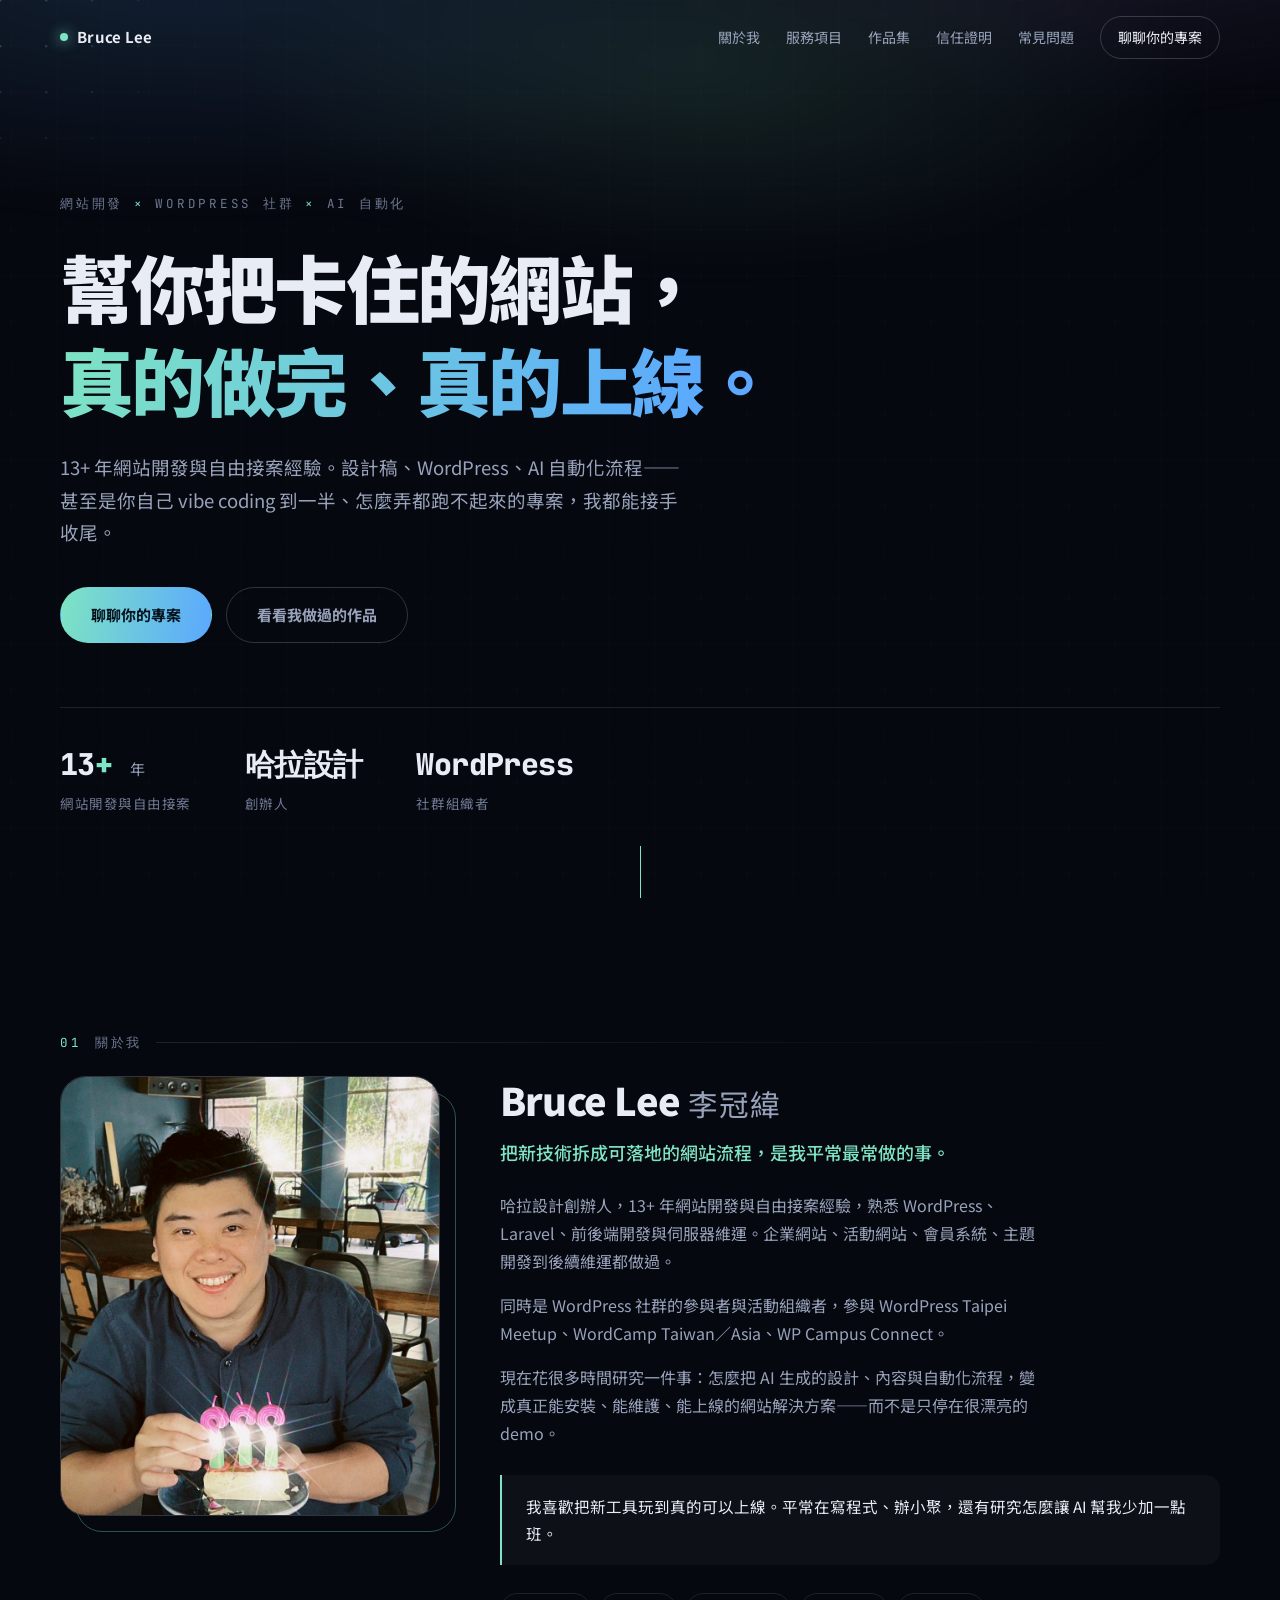
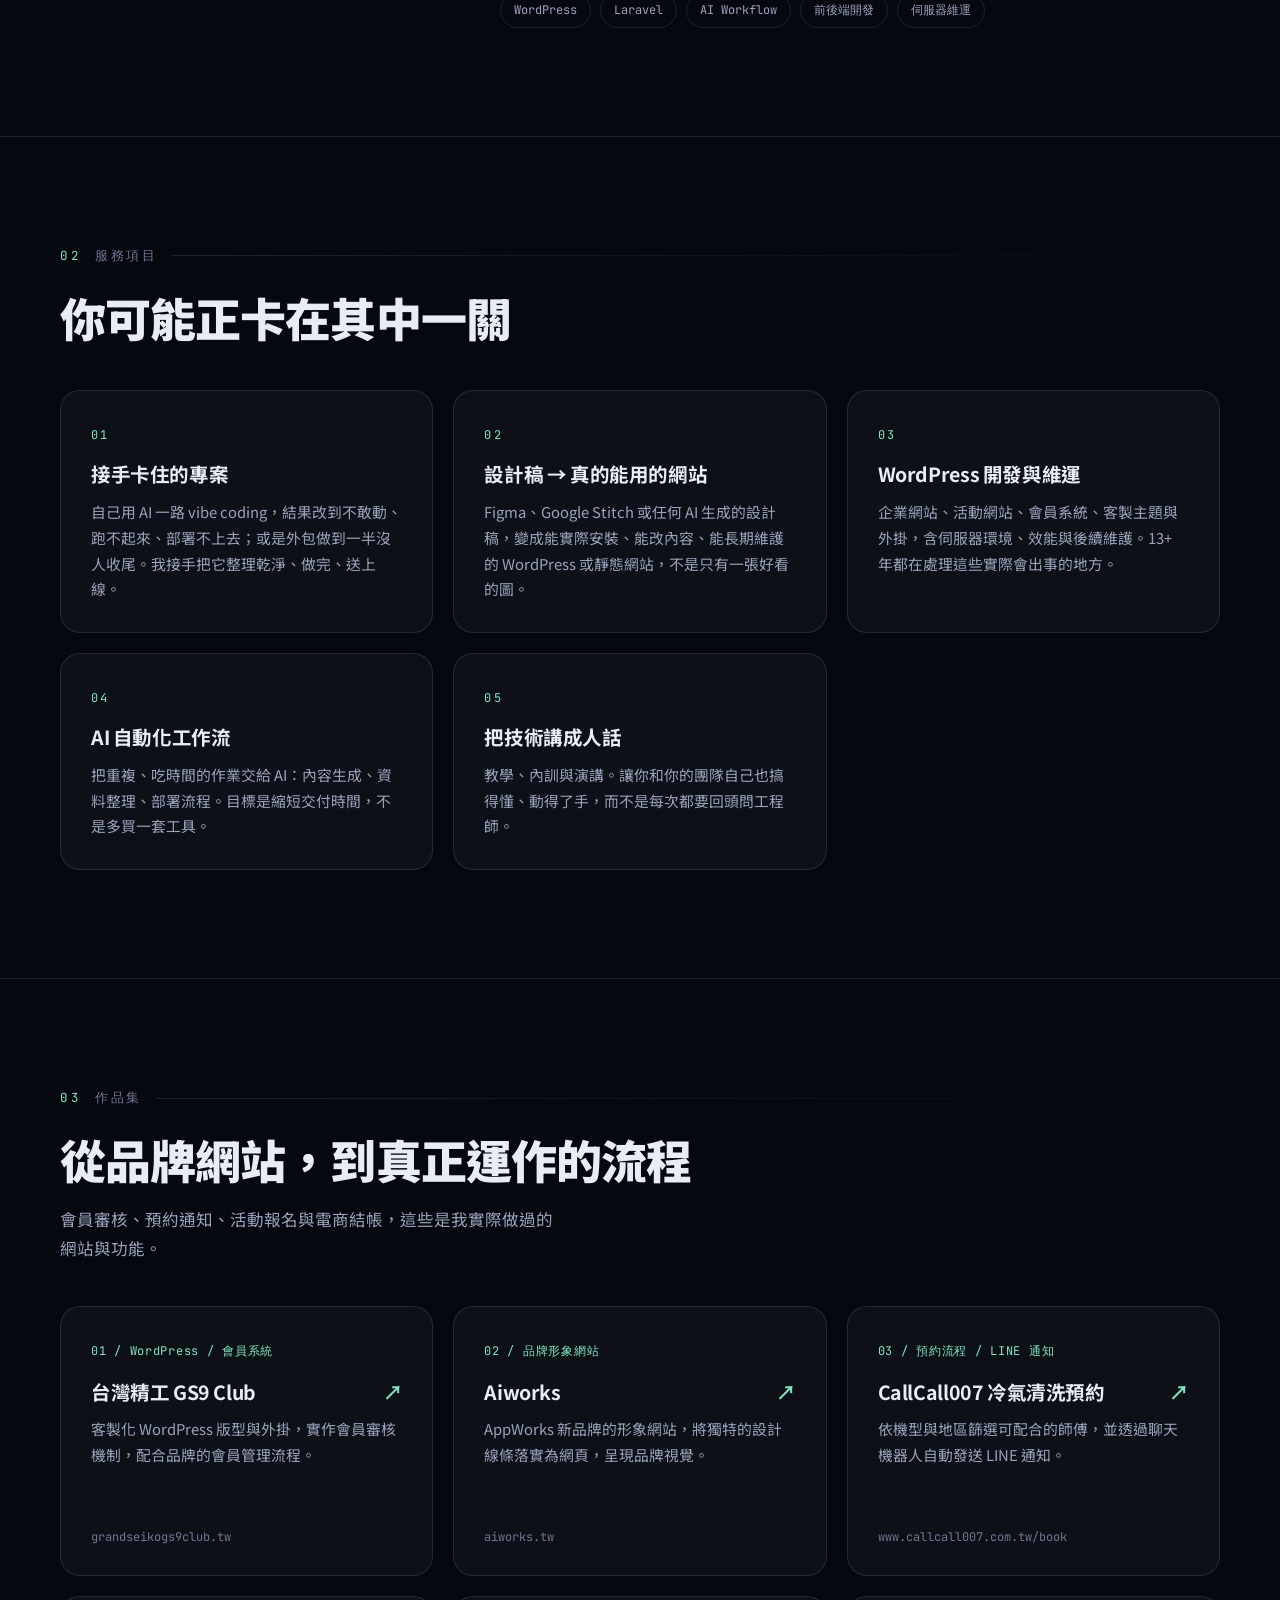
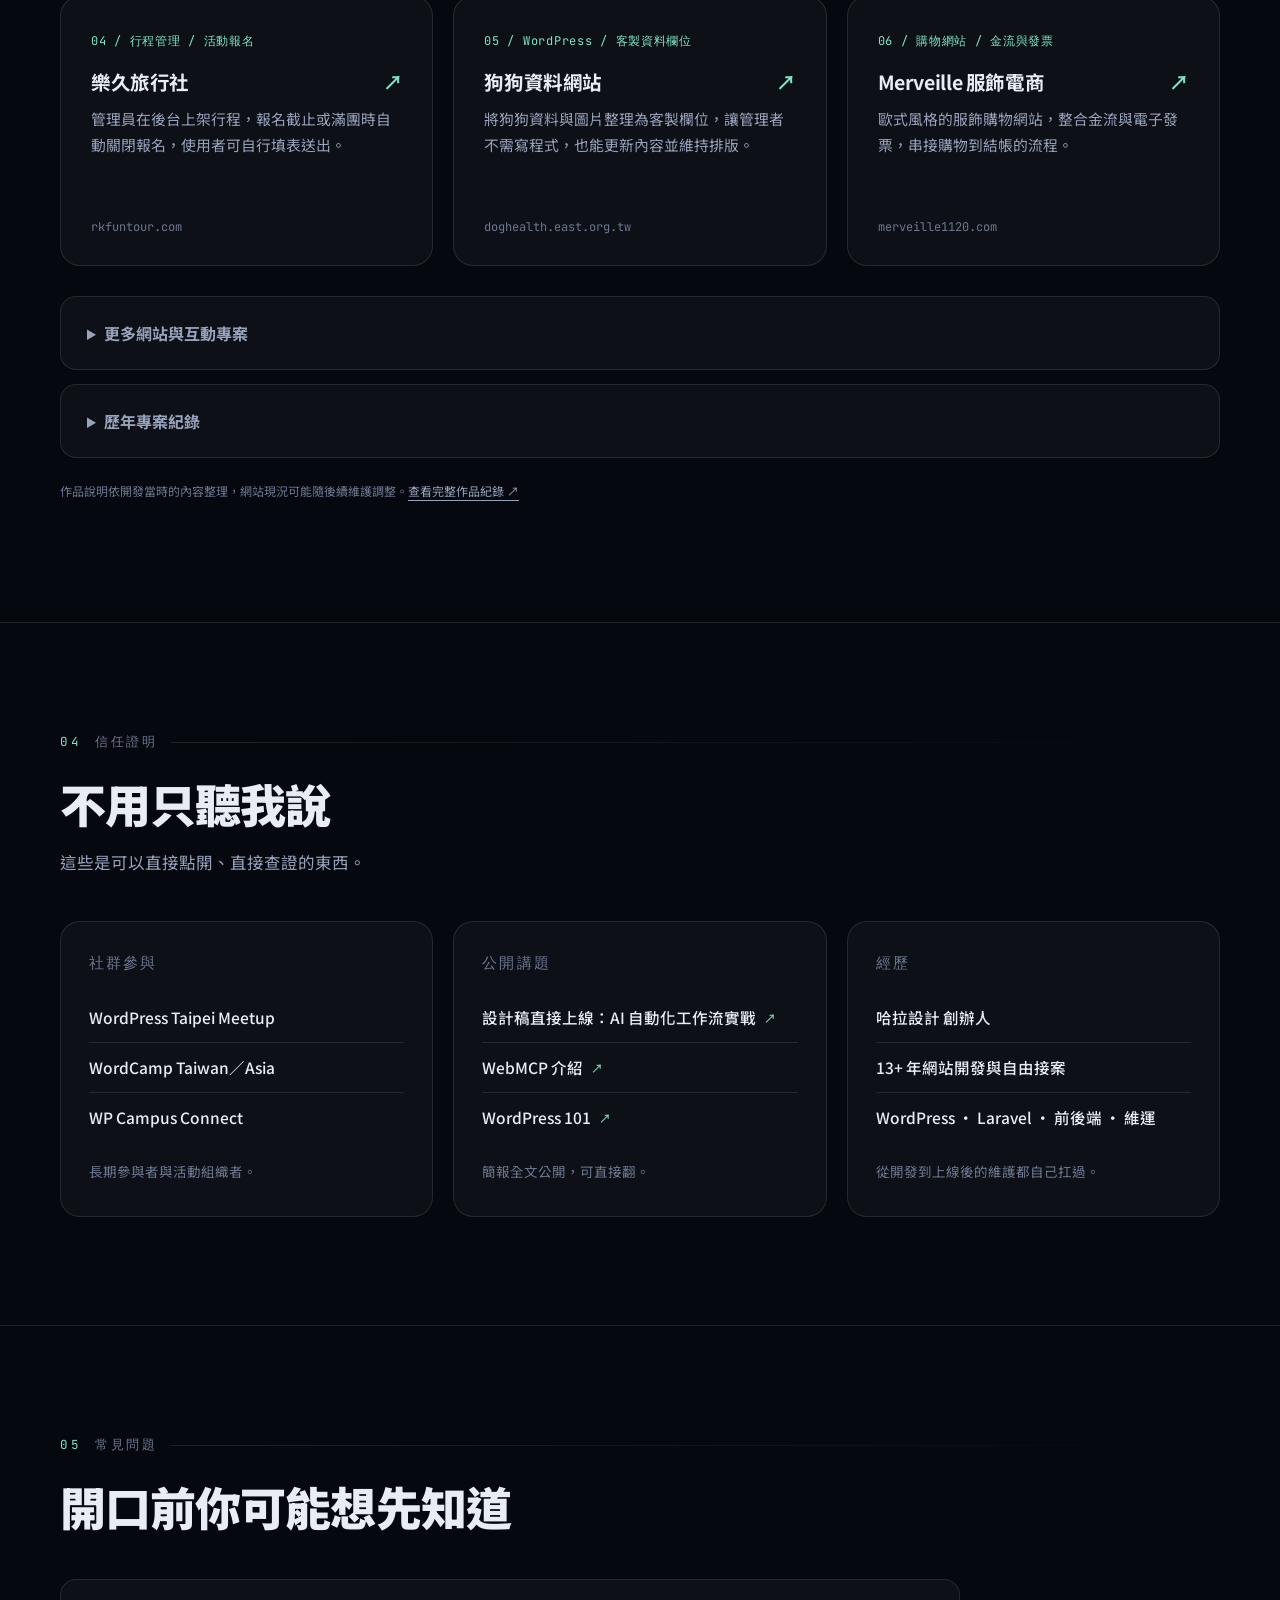
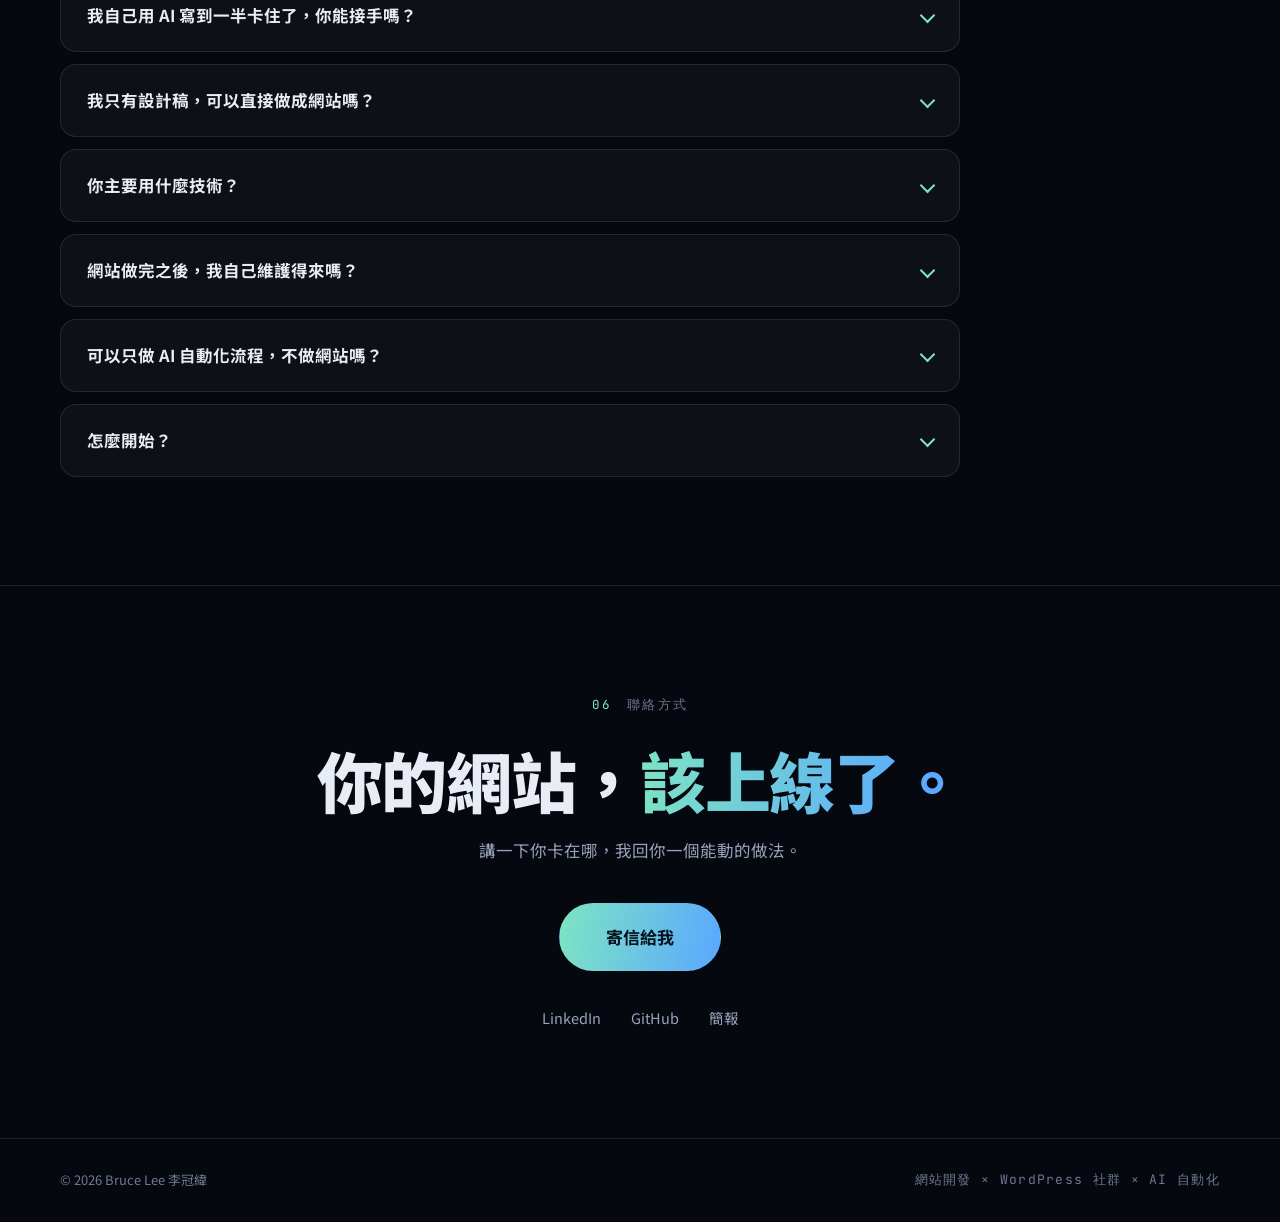
<file: index.html>
<!DOCTYPE html>
<html lang="zh-Hant">

<head>
  <meta charset="UTF-8">
  <meta name="viewport" content="width=device-width, initial-scale=1">
  <title>Bruce Lee 李冠緯 — 幫你把卡住的網站真的做完、真的上線</title>
  <meta name="description"
    content="哈拉設計創辦人，13+ 年網站開發與自由接案經驗。設計稿轉網站、WordPress 開發維運、AI 自動化工作流，以及接手你自己 vibe coding 到一半做不下去的專案。">
  <meta property="og:title" content="Bruce Lee 李冠緯 — 網站開發 × WordPress 社群 × AI 自動化">
  <meta property="og:description" content="幫你把卡住的網站，真的做完、真的上線。">
  <meta property="og:image" content="./avatar.jpg">
  <meta property="og:type" content="website">
  <link rel="preconnect" href="https://fonts.googleapis.com">
  <link rel="preconnect" href="https://fonts.gstatic.com" crossorigin>
  <link
    href="https://fonts.googleapis.com/css2?family=Noto+Sans+TC:wght@400;500;700;900&family=JetBrains+Mono:wght@400;700&display=swap"
    rel="stylesheet">
  <link rel="stylesheet" href="./style.css">
</head>

<body>

  <canvas id="bg-grid" aria-hidden="true"></canvas>
  <div class="spotlight" aria-hidden="true"></div>

  <header class="nav" id="nav">
    <a class="nav-brand" href="#top"><span class="dot"></span>Bruce Lee</a>
    <nav class="nav-links" aria-label="主要導覽">
      <a href="#about">關於我</a>
      <a href="#services">服務項目</a>
      <a href="#portfolio">作品集</a>
      <a href="#proof">信任證明</a>
      <a href="#faq">常見問題</a>
      <a class="nav-cta" href="#contact">聊聊你的專案</a>
    </nav>
  </header>

  <main id="top">

    <!-- 1. HERO -->
    <section class="hero">
      <div class="wrap hero-inner">
        <p class="eyebrow reveal">網站開發 <span class="x">×</span> WordPress 社群 <span class="x">×</span> AI 自動化</p>
        <h1 class="reveal">幫你把卡住的網站，<br><span class="grad">真的做完、真的上線。</span></h1>
        <p class="hero-lead reveal">13+ 年網站開發與自由接案經驗。設計稿、WordPress、AI 自動化流程——甚至是你自己 vibe coding 到一半、怎麼弄都跑不起來的專案，我都能接手收尾。
        </p>
        <div class="hero-cta reveal">
          <a class="btn btn-primary magnetic" href="#contact">聊聊你的專案</a>
          <a class="btn btn-ghost" href="#portfolio">看看我做過的作品</a>
        </div>
        <dl class="stats reveal">
          <div class="stat">
            <dt><span class="count" data-count="13">0</span><span class="plus">+</span> <small>年</small></dt>
            <dd>網站開發與自由接案</dd>
          </div>
          <div class="stat">
            <dt>哈拉設計</dt>
            <dd>創辦人</dd>
          </div>
          <div class="stat">
            <dt>WordPress</dt>
            <dd>社群組織者</dd>
          </div>
        </dl>
      </div>
      <div class="scroll-hint" aria-hidden="true"><span></span></div>
    </section>

    <!-- 2. 關於我 -->
    <section id="about" class="sec">
      <div class="wrap">
        <p class="kicker reveal"><i>01</i> 關於我</p>
        <div class="about-grid">
          <div class="about-photo reveal">
            <img src="./avatar.jpg" alt="Bruce Lee 李冠緯的照片" width="440" height="440" loading="lazy">
            <span class="frame" aria-hidden="true"></span>
          </div>
          <div class="about-body">
            <h2 class="reveal">Bruce Lee <span class="zh">李冠緯</span></h2>
            <p class="lead reveal">把新技術拆成可落地的網站流程，是我平常最常做的事。</p>
            <p class="reveal">哈拉設計創辦人，13+ 年網站開發與自由接案經驗，熟悉 WordPress、Laravel、前後端開發與伺服器維運。企業網站、活動網站、會員系統、主題開發到後續維運都做過。</p>
            <p class="reveal">同時是 WordPress 社群的參與者與活動組織者，參與 WordPress Taipei Meetup、WordCamp Taiwan／Asia、WP Campus
              Connect。</p>
            <p class="reveal">現在花很多時間研究一件事：怎麼把 AI 生成的設計、內容與自動化流程，變成真正能安裝、能維護、能上線的網站解決方案——而不是只停在很漂亮的 demo。</p>
            <blockquote class="reveal">我喜歡把新工具玩到真的可以上線。平常在寫程式、辦小聚，還有研究怎麼讓 AI 幫我少加一點班。</blockquote>
            <ul class="tags reveal">
              <li>WordPress</li>
              <li>Laravel</li>
              <li>AI Workflow</li>
              <li>前後端開發</li>
              <li>伺服器維運</li>
            </ul>
          </div>
        </div>
      </div>
    </section>

    <!-- 3. 服務項目 -->
    <section id="services" class="sec">
      <div class="wrap">
        <p class="kicker reveal"><i>02</i> 服務項目</p>
        <h2 class="sec-title reveal">你可能正卡在其中一關</h2>
        <div class="cards">
          <article class="card reveal">
            <span class="card-no">01</span>
            <h3>接手卡住的專案</h3>
            <p>自己用 AI 一路 vibe coding，結果改到不敢動、跑不起來、部署不上去；或是外包做到一半沒人收尾。我接手把它整理乾淨、做完、送上線。</p>
          </article>
          <article class="card reveal">
            <span class="card-no">02</span>
            <h3>設計稿 → 真的能用的網站</h3>
            <p>Figma、Google Stitch 或任何 AI 生成的設計稿，變成能實際安裝、能改內容、能長期維護的 WordPress 或靜態網站，不是只有一張好看的圖。</p>
          </article>
          <article class="card reveal">
            <span class="card-no">03</span>
            <h3>WordPress 開發與維運</h3>
            <p>企業網站、活動網站、會員系統、客製主題與外掛，含伺服器環境、效能與後續維護。13+ 年都在處理這些實際會出事的地方。</p>
          </article>
          <article class="card reveal">
            <span class="card-no">04</span>
            <h3>AI 自動化工作流</h3>
            <p>把重複、吃時間的作業交給 AI：內容生成、資料整理、部署流程。目標是縮短交付時間，不是多買一套工具。</p>
          </article>
          <article class="card reveal">
            <span class="card-no">05</span>
            <h3>把技術講成人話</h3>
            <p>教學、內訓與演講。讓你和你的團隊自己也搞得懂、動得了手，而不是每次都要回頭問工程師。</p>
          </article>
        </div>
      </div>
    </section>

    <!-- 作品集：內容依本人 HackMD 作品紀錄整理 -->
    <section id="portfolio" class="sec">
      <div class="wrap">
        <p class="kicker reveal"><i>03</i> 作品集</p>
        <h2 class="sec-title reveal">從品牌網站，到真正運作的流程</h2>
        <p class="sec-lead reveal">會員審核、預約通知、活動報名與電商結帳，這些是我實際做過的網站與功能。</p>
        <div class="portfolio-grid">
          <article class="card portfolio-card reveal"><span class="card-no">01 / WordPress / 會員系統</span>
            <h3><a href="https://grandseikogs9club.tw/" target="_blank" rel="noopener">台灣精工 GS9 Club<span
                  aria-hidden="true">↗</span></a></h3>
            <p>客製化 WordPress 版型與外掛，實作會員審核機制，配合品牌的會員管理流程。</p><span class="portfolio-domain">grandseikogs9club.tw</span>
          </article>
          <article class="card portfolio-card reveal"><span class="card-no">02 / 品牌形象網站</span>
            <h3><a href="https://aiworks.tw/" target="_blank" rel="noopener">Aiworks<span
                  aria-hidden="true">↗</span></a></h3>
            <p>AppWorks 新品牌的形象網站，將獨特的設計線條落實為網頁，呈現品牌視覺。</p><span class="portfolio-domain">aiworks.tw</span>
          </article>
          <article class="card portfolio-card reveal"><span class="card-no">03 / 預約流程 / LINE 通知</span>
            <h3><a href="https://www.callcall007.com.tw/book/" target="_blank" rel="noopener">CallCall007 冷氣清洗預約<span
                  aria-hidden="true">↗</span></a></h3>
            <p>依機型與地區篩選可配合的師傅，並透過聊天機器人自動發送 LINE 通知。</p><span class="portfolio-domain">www.callcall007.com.tw/book</span>
          </article>
          <article class="card portfolio-card reveal"><span class="card-no">04 / 行程管理 / 活動報名</span>
            <h3><a href="https://rkfuntour.com/" target="_blank" rel="noopener">樂久旅行社<span
                  aria-hidden="true">↗</span></a></h3>
            <p>管理員在後台上架行程，報名截止或滿團時自動關閉報名，使用者可自行填表送出。</p><span class="portfolio-domain">rkfuntour.com</span>
          </article>
          <article class="card portfolio-card reveal"><span class="card-no">05 / WordPress / 客製資料欄位</span>
            <h3><a href="https://doghealth.east.org.tw/" target="_blank" rel="noopener">狗狗資料網站<span
                  aria-hidden="true">↗</span></a></h3>
            <p>將狗狗資料與圖片整理為客製欄位，讓管理者不需寫程式，也能更新內容並維持排版。</p><span class="portfolio-domain">doghealth.east.org.tw</span>
          </article>
          <article class="card portfolio-card reveal"><span class="card-no">06 / 購物網站 / 金流與發票</span>
            <h3><a href="https://merveille1120.com/" target="_blank" rel="noopener">Merveille 服飾電商<span
                  aria-hidden="true">↗</span></a></h3>
            <p>歐式風格的服飾購物網站，整合金流與電子發票，串接購物到結帳的流程。</p><span class="portfolio-domain">merveille1120.com</span>
          </article>
        </div>
        <details class="portfolio-more">
          <summary>更多網站與互動專案</summary>
          <ul class="portfolio-list">
            <li><a href="https://tsida.com.tw/" target="_blank"
                rel="noopener">台灣服務產業交流協會網站，剛創立的協會，因為資料還在增建當中，所以使用WordPress讓管理者更方便快速更新內容 <span
                  aria-hidden="true">↗</span></a></li>
            <li><a href="https://innisfree.eat2die.com/" target="_blank"
                rel="noopener">Innisfree：試用品申請網站，管理員於後台設定門市試用品庫存，如果該門市使用品庫存不夠，則無法申請該門市 <span
                  aria-hidden="true">↗</span></a></li>
            <li><a href="https://thai.eat2die.com/" target="_blank"
                rel="noopener">故宮南院泰國月：遊戲網站，類似紙娃娃系統，使用者可以自行選擇想要的樣式，並輸出成圖片分享出去 <span aria-hidden="true">↗</span></a></li>
            <li><a href="https://www.callcall007.com.tw/" target="_blank"
                rel="noopener">callcall007：客製化文章版型，方便客戶使用相同版型上稿，讓整體網站一致性 <span aria-hidden="true">↗</span></a></li>
            <li><a href="https://livyang.life/" target="_blank" rel="noopener">Liv Yang：客製化WordPress部落格版型，並搭配區塊編輯器，方便上稿
                <span aria-hidden="true">↗</span></a></li>
            <li><a href="https://holy_land.eat2die.com/" target="_blank" rel="noopener">聖地：投影片式的桌遊遊戲介紹網站，獨特的換頁方式 <span
                  aria-hidden="true">↗</span></a></li>
            <li><a href="https://ilosh.eat2die.com/" target="_blank" rel="noopener">勞安所研究成果線上展：圖片搭配區塊按鈕，達到虛擬展場效果 <span
                  aria-hidden="true">↗</span></a></li>
            <li><a href="https://nacnac.eat2die.com/" target="_blank"
                rel="noopener">Nacstyle活動網站：串接IG貼文，根據活動Hashtag，把IG資料拉回到網站裡，並透過按讚數排名 <span
                  aria-hidden="true">↗</span></a></li>
            <li><a href="https://senka.eat2die.com/" target="_blank"
                rel="noopener">SENKA專科活動網站：製作大頭貼遊戲，使用者可以自行上傳照片，並在照片上放上官方貼圖，下載成自己客製的大頭貼 <span
                  aria-hidden="true">↗</span></a></li>
            <li><a href="https://www.swsg95.com.tw/" target="_blank"
                rel="noopener">莎士比亞的妹妹們劇團：獨特的設計風格，打破一般網頁設計的框架，並設計暗藏的彩蛋 <span aria-hidden="true">↗</span></a></li>
          </ul>
        </details>
        <details class="portfolio-more">
          <summary>歷年專案紀錄</summary>
          <p>保留已完成的開發內容；原作品紀錄劃線的網址不提供外連。</p>
          <ul class="portfolio-list archive">
            <li>蕭氏貿易：購物車網站，金流串接聯合信用卡中心</li>
            <li>兩好三壞：行動據點網站，使用者於表單申請，管理員審核通過自動顯示於google map上</li>
            <li>藝術家網站：作品展示網站，各作品有各自的聯絡表單，使用者寄出後管理員可以快速知道是哪個作品的詢問，表單有製作防止機器人攻擊驗證</li>
            <li>女俠：客製化WordPress版型</li>
            <li>叮叮小幫手：簡易的點餐系統，只要三步驟就能快速點餐</li>
            <li>大金空調一頁式購物網站：一頁式的購物網站，後台可以建立多項商品，每項商品都是獨立的一頁式網站，不須登入即可下單</li>
            <li>點了沒：訂便當系統，搭配菜單系統並串接出單機，另外整合了Ubereat和FoodPanda的訂單資訊，並且有報表分析，讓店家可以清楚了解店內訂單狀況</li>
            <li>蘭陽農業發展基金會活動報名網站：活動報名網站，管理員可以設定報名時間、報名費用、場次和人數上限</li>
            <li>WordPress版本的購物車系統，商品約有上百個，透過外掛調整和快取設定，瀏覽速度跟一般形象網站差不多</li>
          </ul>
        </details>
        <p class="portfolio-source">作品說明依開發當時的內容整理，網站現況可能隨後續維護調整。<a href="https://hackmd.io/@supergud/ryrArS1Nc"
            target="_blank" rel="noopener">查看完整作品紀錄 ↗</a></p>
      </div>
    </section>

    <!-- 4. 信任證明 -->
    <section id="proof" class="sec">
      <div class="wrap">
        <p class="kicker reveal"><i>04</i> 信任證明</p>
        <h2 class="sec-title reveal">不用只聽我說</h2>
        <p class="sec-lead reveal">這些是可以直接點開、直接查證的東西。</p>
        <div class="proof-grid">
          <div class="proof-block reveal">
            <h3>社群參與</h3>
            <ul class="proof-list">
              <li>WordPress Taipei Meetup</li>
              <li>WordCamp Taiwan／Asia</li>
              <li>WP Campus Connect</li>
            </ul>
            <p class="proof-note">長期參與者與活動組織者。</p>
          </div>
          <div class="proof-block reveal">
            <h3>公開講題</h3>
            <ul class="proof-list links">
              <li><a href="./slides/google-stitch-to-wordpress.html">設計稿直接上線：AI 自動化工作流實戰</a></li>
              <li><a href="./slides/webmcp.html">WebMCP 介紹</a></li>
              <li><a href="./slides/wordpress-101.html">WordPress 101</a></li>
            </ul>
            <p class="proof-note">簡報全文公開，可直接翻。</p>
          </div>
          <div class="proof-block reveal">
            <h3>經歷</h3>
            <ul class="proof-list">
              <li>哈拉設計 創辦人</li>
              <li>13+ 年網站開發與自由接案</li>
              <li>WordPress · Laravel · 前後端 · 維運</li>
            </ul>
            <p class="proof-note">從開發到上線後的維護都自己扛過。</p>
          </div>
        </div>
        <!-- 客戶評價（待補）：等你拿到真實推薦，把下面這段換成 3 則客戶原話 + 姓名/公司，不要放假的。 -->
      </div>
    </section>

    <!-- 5. 常見問題 -->
    <section id="faq" class="sec">
      <div class="wrap">
        <p class="kicker reveal"><i>05</i> 常見問題</p>
        <h2 class="sec-title reveal">開口前你可能想先知道</h2>
        <div class="faq">
          <details class="reveal">
            <summary>我自己用 AI 寫到一半卡住了，你能接手嗎？</summary>
            <p>可以，這正是我最常處理的狀況。程式亂、沒版控、部署失敗、改一個地方壞三個地方都算。我會先看現況值不值得救，再告訴你是接著改比較快，還是重寫比較划算——不會為了接案硬勸你重做。</p>
          </details>
          <details class="reveal">
            <summary>我只有設計稿，可以直接做成網站嗎？</summary>
            <p>可以。Figma、Google Stitch 或 AI 生成的稿都行。重點是交付之後你要能自己換圖換文字，所以我會做成可維護的結構，而不是把整頁切成圖。</p>
          </details>
          <details class="reveal">
            <summary>你主要用什麼技術？</summary>
            <p>WordPress 與 Laravel 為主，含前後端開發與伺服器維運。需要單純快速的形象網站時，也會直接用原生 HTML／CSS／JS，不硬套框架。</p>
          </details>
          <details class="reveal">
            <summary>網站做完之後，我自己維護得來嗎？</summary>
            <p>這是我交付時會特別處理的部分。會用白話講清楚哪裡能改、怎麼改、什麼不要碰，必要時錄一段操作說明。目標是你不用每改一個字都來找我。</p>
          </details>
          <details class="reveal">
            <summary>可以只做 AI 自動化流程，不做網站嗎？</summary>
            <p>可以。內容生成、資料整理、部署流程這類重複作業都能拆出來自動化。先看你現在哪一段最花時間，從那裡開始，不會一次全上。</p>
          </details>
          <details class="reveal">
            <summary>怎麼開始？</summary>
            <p>寄一封信給我，講三件事就好：你現在卡在哪、手上已經有什麼（設計稿、程式碼、網址都算）、希望什麼時候上線。我看完會直接回覆可行做法。</p>
          </details>
        </div>
      </div>
    </section>

    <!-- 6. 聯絡方式 -->
    <section id="contact" class="sec contact">
      <div class="wrap">
        <p class="kicker reveal"><i>06</i> 聯絡方式</p>
        <h2 class="sec-title big reveal">你的網站，<span class="grad">該上線了。</span></h2>
        <p class="sec-lead reveal">講一下你卡在哪，我回你一個能動的做法。</p>
        <div class="contact-cta reveal">
          <a class="btn btn-primary big magnetic" href="#" data-mail>寄信給我</a>
        </div>
        <ul class="contact-links reveal">
          <li><a href="https://www.linkedin.com/in/bruce-lee-supergud/" target="_blank" rel="noopener">LinkedIn</a></li>
          <li><a href="https://github.com/supergud" target="_blank" rel="noopener">GitHub</a></li>
          <li><a href="./slides/google-stitch-to-wordpress.html">簡報</a></li>
        </ul>
      </div>
    </section>

  </main>

  <footer class="foot">
    <div class="wrap foot-inner">
      <span>© <span id="year">2026</span> Bruce Lee 李冠緯</span>
      <span class="foot-tag">網站開發 × WordPress 社群 × AI 自動化</span>
    </div>
  </footer>

  <script src="./script.js"></script>
</body>

</html>
</file>
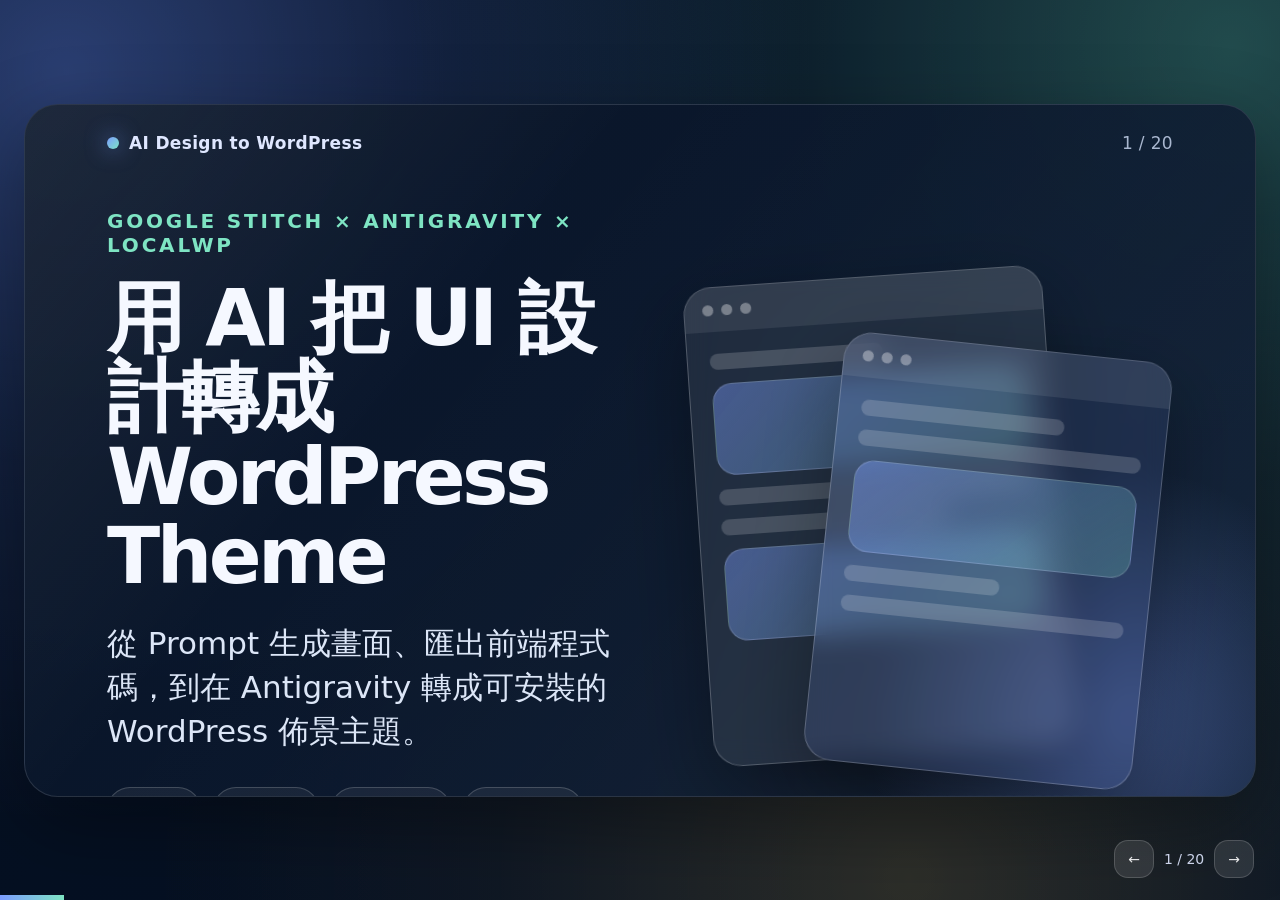
<file: slides/google-stitch-to-wordpress.html>
<!doctype html>
<html lang="zh-Hant">

<head>
  <meta charset="utf-8" />
  <meta name="viewport" content="width=device-width, initial-scale=1" />
  <title>Google Stitch × Antigravity × WordPress Theme 工作流</title>
  <style>
    :root {
      --bg: #07111f;
      --bg2: #0e1e35;
      --ink: #f5f8ff;
      --muted: #a9b7cf;
      --line: rgba(255, 255, 255, .13);
      --brand: #7c9cff;
      --brand2: #7ee4c3;
      --accent: #ffd166;
      --danger: #ff7a90;
      --card: rgba(255, 255, 255, .075);
      --card2: rgba(255, 255, 255, .11);
      --shadow: 0 28px 80px rgba(0, 0, 0, .35);
      --radius: 28px;
      font-family: Inter, ui-sans-serif, system-ui, -apple-system, BlinkMacSystemFont, "Segoe UI", "Noto Sans TC", "Microsoft JhengHei", sans-serif;
    }

    * {
      box-sizing: border-box
    }

    html,
    body {
      height: 100%;
      margin: 0;
      background: #020814;
      color: var(--ink);
      overflow: hidden;
    }

    body:before {
      content: "";
      position: fixed;
      inset: -20%;
      pointer-events: none;
      opacity: .72;
      background:
        radial-gradient(circle at 18% 20%, rgba(124, 156, 255, .48) 0, rgba(124, 156, 255, .16) 22%, transparent 42%),
        radial-gradient(circle at 83% 18%, rgba(126, 228, 195, .38) 0, rgba(126, 228, 195, .10) 24%, transparent 46%),
        radial-gradient(circle at 65% 84%, rgba(255, 209, 102, .22) 0, rgba(255, 209, 102, .06) 26%, transparent 48%),
        linear-gradient(135deg, #06101e 0%, #0a1425 44%, #081528 100%);
      filter: saturate(120%);
    }

    .deck {
      height: 100%;
      width: 100%;
      position: relative;
      z-index: 1;
      display: grid;
      place-items: center;
      padding: 24px;
    }

    .slide {
      display: none;
      position: relative;
      overflow: hidden;
      width: min(100vw - 48px, 1600px);
      aspect-ratio: 16/9;
      max-height: calc(100vh - 48px);
      background: linear-gradient(135deg, rgba(9, 20, 38, .92), rgba(12, 28, 52, .90));
      border: 1px solid var(--line);
      border-radius: 34px;
      box-shadow: var(--shadow);
      padding: 70px 82px;
    }

    .slide.active {
      display: block;
      animation: fade .28s ease both
    }

    @keyframes fade {
      from {
        opacity: .3;
        transform: translateY(10px) scale(.99)
      }

      to {
        opacity: 1;
        transform: none
      }
    }

    .slide:before {
      content: "";
      position: absolute;
      inset: 0;
      pointer-events: none;
      background: linear-gradient(130deg, rgba(255, 255, 255, .08), transparent 34%, rgba(255, 255, 255, .04));
    }

    .slide:after {
      content: "";
      position: absolute;
      right: -120px;
      bottom: -180px;
      width: 520px;
      height: 520px;
      border-radius: 50%;
      background: radial-gradient(circle, rgba(124, 156, 255, .32), transparent 68%);
      pointer-events: none;
    }

    .topbar {
      position: absolute;
      top: 28px;
      left: 82px;
      right: 82px;
      display: flex;
      justify-content: space-between;
      align-items: center;
      color: var(--muted);
      font-size: 17px;
      letter-spacing: .02em;
      z-index: 3;
    }

    .brandmark {
      display: flex;
      align-items: center;
      gap: 10px;
      font-weight: 700;
      color: #dfe7ff;
    }

    .dot {
      width: 12px;
      height: 12px;
      border-radius: 50%;
      background: linear-gradient(135deg, var(--brand), var(--brand2));
      box-shadow: 0 0 22px rgba(124, 156, 255, .8)
    }

    h1,
    h2,
    h3,
    p {
      margin: 0
    }

    h1 {
      font-size: 78px;
      line-height: 1.02;
      letter-spacing: -.045em;
      max-width: 1050px;
    }

    h2 {
      font-size: 54px;
      line-height: 1.08;
      letter-spacing: -.035em;
      max-width: 1120px;
    }

    h3 {
      font-size: 28px;
      line-height: 1.25;
      color: #fff;
    }

    p,
    .body {
      font-size: 24px;
      line-height: 1.55;
      color: var(--muted);
    }

    .lead {
      font-size: 31px;
      line-height: 1.42;
      color: #dce6f7;
      max-width: 980px;
      margin-top: 24px;
    }

    .kicker {
      font-size: 20px;
      color: var(--brand2);
      font-weight: 800;
      text-transform: uppercase;
      letter-spacing: .14em;
      margin-bottom: 22px;
    }

    .hero-grid {
      display: grid;
      grid-template-columns: 1.1fr .9fr;
      gap: 62px;
      align-items: center;
      height: 100%;
      padding-top: 34px;
      position: relative;
      z-index: 2;
    }

    .pillrow {
      display: flex;
      flex-wrap: wrap;
      gap: 12px;
      margin-top: 34px;
    }

    .pill {
      padding: 10px 16px;
      border: 1px solid rgba(255, 255, 255, .18);
      border-radius: 999px;
      background: rgba(255, 255, 255, .06);
      color: #dfe7ff;
      font-size: 18px;
    }

    .screen-stack {
      height: 530px;
      position: relative;
    }

    .mock {
      position: absolute;
      border-radius: 28px;
      border: 1px solid rgba(255, 255, 255, .22);
      background: rgba(255, 255, 255, .08);
      backdrop-filter: blur(14px);
      box-shadow: 0 28px 75px rgba(0, 0, 0, .33);
      overflow: hidden;
    }

    .mock.one {
      width: 360px;
      height: 480px;
      right: 115px;
      top: 20px;
      transform: rotate(-4deg)
    }

    .mock.two {
      width: 330px;
      height: 430px;
      right: 20px;
      top: 90px;
      transform: rotate(6deg);
      background: rgba(124, 156, 255, .11)
    }

    .mockbar {
      height: 44px;
      background: rgba(255, 255, 255, .08);
      display: flex;
      gap: 8px;
      align-items: center;
      padding: 0 18px;
    }

    .mockbar span {
      width: 11px;
      height: 11px;
      border-radius: 50%;
      background: rgba(255, 255, 255, .35)
    }

    .mockbody {
      padding: 22px;
      display: grid;
      gap: 14px;
    }

    .mockline {
      height: 16px;
      border-radius: 20px;
      background: rgba(255, 255, 255, .17)
    }

    .mockline.short {
      width: 55%
    }

    .mockline.mid {
      width: 72%
    }

    .mockcard {
      height: 92px;
      border-radius: 20px;
      background: linear-gradient(135deg, rgba(124, 156, 255, .42), rgba(126, 228, 195, .22));
      border: 1px solid rgba(255, 255, 255, .16)
    }

    .two-col {
      display: grid;
      grid-template-columns: 1fr 1fr;
      gap: 42px;
      margin-top: 38px;
      position: relative;
      z-index: 2;
    }

    .three-col {
      display: grid;
      grid-template-columns: repeat(3, 1fr);
      gap: 28px;
      margin-top: 38px;
      position: relative;
      z-index: 2;
    }

    .four-col {
      display: grid;
      grid-template-columns: repeat(4, 1fr);
      gap: 22px;
      margin-top: 34px;
      position: relative;
      z-index: 2;
    }

    .card {
      background: var(--card);
      border: 1px solid var(--line);
      border-radius: var(--radius);
      padding: 30px;
      min-height: 190px;
    }

    .card.big {
      min-height: 260px;
    }

    .four-col .card.big {
      min-height: 295px;
      padding: 26px;
    }

    .four-col .card p {
      font-size: 19px;
      line-height: 1.42;
    }

    .card .num {
      font-size: 20px;
      color: var(--accent);
      font-weight: 900;
      margin-bottom: 12px;
    }

    .card p {
      font-size: 21px;
      margin-top: 12px;
    }

    ul {
      margin: 20px 0 0 0;
      padding: 0;
      list-style: none;
      display: grid;
      gap: 14px;
    }

    li {
      font-size: 23px;
      line-height: 1.42;
      color: #d7e2f4;
      padding-left: 34px;
      position: relative;
    }

    li:before {
      content: "";
      position: absolute;
      left: 0;
      top: .55em;
      width: 12px;
      height: 12px;
      border-radius: 50%;
      background: linear-gradient(135deg, var(--brand), var(--brand2));
    }

    .flow {
      display: flex;
      align-items: stretch;
      justify-content: space-between;
      gap: 18px;
      margin-top: 50px;
      position: relative;
      z-index: 2;
    }

    .step {
      flex: 1;
      min-height: 170px;
      background: rgba(255, 255, 255, .075);
      border: 1px solid rgba(255, 255, 255, .14);
      border-radius: 26px;
      padding: 25px;
      display: flex;
      flex-direction: column;
      justify-content: space-between;
    }

    .step small {
      color: var(--brand2);
      font-weight: 800;
      font-size: 16px;
      letter-spacing: .1em
    }

    .step strong {
      font-size: 25px;
      line-height: 1.2
    }

    .step span {
      font-size: 18px;
      color: var(--muted);
      line-height: 1.35
    }

    .arrow {
      width: 36px;
      display: grid;
      place-items: center;
      color: var(--muted);
      font-size: 38px;
    }

    .code {
      font-family: "SFMono-Regular", Consolas, "Liberation Mono", monospace;
      background: rgba(0, 0, 0, .28);
      border: 1px solid rgba(255, 255, 255, .14);
      border-radius: 22px;
      padding: 26px;
      color: #dfe7ff;
      font-size: 20px;
      line-height: 1.5;
      white-space: pre-wrap;
      margin-top: 26px;
    }

    .highlight {
      color: var(--brand2);
      font-weight: 900
    }

    .yellow {
      color: var(--accent);
      font-weight: 900
    }

    .red {
      color: var(--danger);
      font-weight: 900
    }

    .compare {
      display: grid;
      grid-template-columns: 1fr 1fr;
      gap: 28px;
      margin-top: 42px;
      position: relative;
      z-index: 2;
    }

    .compare .side {
      padding: 34px;
      border-radius: 30px;
      border: 1px solid var(--line);
      background: rgba(255, 255, 255, .07);
      min-height: 410px;
    }

    .side.old {
      opacity: .78
    }

    .side.new {
      background: linear-gradient(135deg, rgba(124, 156, 255, .14), rgba(126, 228, 195, .08));
    }

    .source {
      position: absolute;
      left: 82px;
      bottom: 34px;
      right: 82px;
      color: rgba(223, 231, 255, .55);
      font-size: 14px;
      z-index: 3;
    }

    .progress {
      position: fixed;
      left: 0;
      bottom: 0;
      height: 5px;
      background: linear-gradient(90deg, var(--brand), var(--brand2));
      z-index: 10;
      transition: width .2s ease;
    }

    .nav {
      position: fixed;
      right: 26px;
      bottom: 22px;
      z-index: 11;
      display: flex;
      gap: 10px;
      align-items: center;
      color: #dfe7ff;
      font-size: 14px;
      opacity: .9
    }

    button {
      background: rgba(255, 255, 255, .12);
      color: #fff;
      border: 1px solid rgba(255, 255, 255, .18);
      border-radius: 14px;
      padding: 10px 13px;
      cursor: pointer;
      font: inherit
    }

    button:hover {
      background: rgba(255, 255, 255, .2)
    }

    .agenda {
      display: grid;
      grid-template-columns: repeat(2, 1fr);
      gap: 18px;
      margin-top: 38px;
      max-width: 1080px;
    }

    .agenda div {
      padding: 20px 24px;
      border-radius: 22px;
      background: rgba(255, 255, 255, .075);
      border: 1px solid var(--line);
      font-size: 23px;
      color: #e9efff;
    }

    .agenda b {
      color: var(--brand2);
      margin-right: 12px;
    }

    .matrix {
      width: 100%;
      border-collapse: separate;
      border-spacing: 0 12px;
      margin-top: 34px;
      position: relative;
      z-index: 2;
    }

    .matrix th {
      font-size: 19px;
      color: var(--brand2);
      text-align: left;
      padding: 0 22px 8px;
    }

    .matrix td {
      background: rgba(255, 255, 255, .075);
      border-top: 1px solid var(--line);
      border-bottom: 1px solid var(--line);
      padding: 20px 22px;
      font-size: 21px;
      color: #dbe6f7;
    }

    .matrix td:first-child {
      border-left: 1px solid var(--line);
      border-radius: 20px 0 0 20px;
      color: #fff;
      font-weight: 800;
    }

    .matrix td:last-child {
      border-right: 1px solid var(--line);
      border-radius: 0 20px 20px 0;
    }

    .diagram {
      position: relative;
      height: 520px;
      margin-top: 20px;
      z-index: 2;
    }

    .node {
      position: absolute;
      border-radius: 26px;
      border: 1px solid var(--line);
      background: rgba(255, 255, 255, .08);
      padding: 24px;
      box-shadow: 0 18px 50px rgba(0, 0, 0, .2);
    }

    .node h3 {
      font-size: 25px
    }

    .node p {
      font-size: 18px;
      margin-top: 8px
    }

    .node.a {
      left: 0;
      top: 50px;
      width: 340px
    }

    .node.b {
      left: 410px;
      top: 0;
      width: 360px
    }

    .node.c {
      right: 0;
      top: 70px;
      width: 360px
    }

    .node.d {
      left: 210px;
      bottom: 30px;
      width: 400px
    }

    .node.e {
      right: 180px;
      bottom: 0;
      width: 360px
    }

    .line {
      position: absolute;
      height: 2px;
      background: linear-gradient(90deg, rgba(124, 156, 255, .0), rgba(124, 156, 255, .8), rgba(126, 228, 195, .0));
      transform-origin: left center;
      opacity: .75
    }

    .l1 {
      left: 330px;
      top: 150px;
      width: 120px;
      transform: rotate(-18deg)
    }

    .l2 {
      left: 760px;
      top: 130px;
      width: 170px;
      transform: rotate(18deg)
    }

    .l3 {
      left: 310px;
      top: 290px;
      width: 170px;
      transform: rotate(55deg)
    }

    .l4 {
      left: 610px;
      top: 340px;
      width: 230px;
      transform: rotate(-12deg)
    }

    .workflow-chain {
      display: grid;
      grid-template-columns: repeat(4, 1fr);
      gap: 22px;
      margin-top: 52px;
      position: relative;
      z-index: 2
    }

    .workflow-chain .step {
      min-height: 285px
    }

    .workflow-chain .step strong {
      font-size: 30px
    }

    .workflow-chain .step span {
      font-size: 20px;
      line-height: 1.42
    }

    .quote {
      font-size: 42px;
      line-height: 1.25;
      max-width: 1000px;
      color: #fff;
      letter-spacing: -.02em;
      margin-top: 28px;
    }

    .footer-note {
      font-size: 18px;
      color: var(--muted);
      margin-top: 26px;
    }

    .profile-slide-grid {
      display: grid;
      grid-template-columns: 430px 1fr;
      gap: 54px;
      align-items: center;
      margin-top: 34px;
      position: relative;
      z-index: 2
    }

    .profile-photo-wrap {
      position: relative
    }

    .profile-photo {
      width: 420px;
      height: 420px;
      object-fit: cover;
      border-radius: 34px;
      border: 1px solid rgba(255, 255, 255, .22);
      box-shadow: 0 28px 80px rgba(0, 0, 0, .32)
    }

    .profile-photo-wrap:after {
      content: "";
      position: absolute;
      inset: 18px -18px -18px 18px;
      border: 1px solid rgba(126, 228, 195, .35);
      border-radius: 34px;
      z-index: -1
    }

    .profile-list {
      display: grid;
      gap: 18px;
      margin-top: 0
    }

    .profile-item {
      display: grid;
      grid-template-columns: 130px 1fr;
      gap: 20px;
      align-items: start;
      padding: 18px 0;
      border-bottom: 1px solid rgba(255, 255, 255, .12)
    }

    .profile-label {
      color: var(--brand2);
      font-weight: 900;
      font-size: 20px;
      letter-spacing: .08em
    }

    .profile-value {
      font-size: 24px;
      line-height: 1.45;
      color: #e9efff
    }

    .mission-box {
      margin-top: 28px;
      padding: 22px 26px;
      border-radius: 24px;
      background: rgba(126, 228, 195, .08);
      border: 1px solid rgba(126, 228, 195, .22);
      font-size: 24px;
      line-height: 1.45;
      color: #fff
    }

    .profile-subtitle {
      font-size: 31px;
      line-height: 1.35;
      color: #dce6f7;
      margin-top: 14px;
      font-weight: 700
    }

    .mission-box strong {
      display: block;
      color: var(--accent);
      font-size: 26px;
      margin-bottom: 10px
    }

    .mission-box span {
      display: block
    }

    .profile-footer {
      display: flex;
      align-items: center;
      justify-content: flex-end;
      gap: 16px;
      margin-top: 18px;
      color: var(--brand2);
      font-weight: 900
    }

    .profile-slide {
      padding-bottom: 52px
    }

    .profile-slide .profile-slide-grid {
      grid-template-columns: 420px minmax(0, 1fr);
      gap: 44px;
      align-items: start;
      margin-top: 30px
    }

    .profile-slide .profile-photo {
      width: 400px;
      height: 400px
    }

    .profile-slide .card.big {
      min-height: 0;
      padding: 26px 30px
    }

    .profile-slide .profile-list {
      gap: 0
    }

    .profile-slide .profile-item {
      grid-template-columns: 120px 1fr;
      gap: 28px;
      padding: 13px 0
    }

    .profile-slide .profile-value {
      font-size: 21px;
      line-height: 1.42
    }

    .profile-slide .mission-box {
      margin-top: 18px;
      padding: 18px 24px;
      font-size: 21px;
      line-height: 1.4
    }

    .profile-slide .mission-box strong {
      font-size: 23px;
      margin-bottom: 8px
    }

    .profile-slide .profile-footer {
      margin-top: 12px
    }

    .qa-slide-grid {
      display: grid;
      grid-template-columns: 1fr 430px;
      gap: 64px;
      align-items: center;
      height: 100%;
      position: relative;
      z-index: 2
    }

    .qa-title {
      font-size: 118px;
      letter-spacing: .02em
    }

    .qa-card {
      text-align: center;
      background: rgba(255, 255, 255, .085);
      border: 1px solid rgba(255, 255, 255, .16);
      border-radius: 34px;
      padding: 36px;
      box-shadow: 0 28px 80px rgba(0, 0, 0, .24)
    }

    .qa-qr {
      width: 320px;
      height: 320px;
      object-fit: contain;
      background: #fff;
      border-radius: 24px;
      padding: 18px
    }

    .qa-card h3 {
      margin-top: 24px;
      font-size: 28px
    }

    .qa-card p {
      font-size: 21px;
      margin-top: 12px
    }

    @media (max-width:900px) {

      .profile-slide-grid,
      .qa-slide-grid {
        grid-template-columns: 1fr
      }

      .profile-photo {
        width: 100%;
        height: auto
      }

      .profile-slide .profile-slide-grid {
        grid-template-columns: 1fr
      }

      .profile-slide .profile-photo {
        width: 100%;
        height: auto
      }

      .profile-item {
        grid-template-columns: 1fr
      }

      .profile-slide .profile-item {
        grid-template-columns: 1fr
      }

      .qa-title {
        font-size: 64px
      }

      .qa-qr {
        width: 260px;
        height: 260px
      }
    }

    @media (max-width:900px) {
      .deck {
        padding: 0
      }

      .slide {
        width: 100vw;
        height: 100vh;
        max-height: none;
        aspect-ratio: auto;
        border-radius: 0;
        padding: 76px 28px 90px;
        overflow: auto
      }

      .topbar {
        left: 28px;
        right: 28px
      }

      .hero-grid,
      .two-col,
      .three-col,
      .four-col,
      .compare {
        grid-template-columns: 1fr
      }

      .screen-stack {
        display: none
      }

      h1 {
        font-size: 48px
      }

      h2 {
        font-size: 38px
      }

      .lead {
        font-size: 23px
      }

      .flow {
        flex-direction: column
      }

      .workflow-chain {
        grid-template-columns: 1fr
      }

      .arrow {
        transform: rotate(90deg);
        width: auto
      }

      .source {
        left: 28px;
        right: 28px
      }

      .agenda {
        grid-template-columns: 1fr
      }

      .diagram {
        height: auto;
        display: grid;
        gap: 16px
      }

      .node {
        position: relative !important;
        left: auto !important;
        right: auto !important;
        top: auto !important;
        bottom: auto !important;
        width: auto !important
      }

      .line {
        display: none
      }
    }

    @media print {

      html,
      body {
        height: auto;
        overflow: visible;
        background: #07111f
      }

      .deck {
        display: block;
        padding: 0
      }

      .slide {
        display: block;
        break-after: page;
        page-break-after: always;
        width: 100vw;
        height: 56.25vw;
        max-height: none;
        border-radius: 0;
        border: 0;
        box-shadow: none
      }

      .nav,
      .progress {
        display: none
      }

      @page {
        size: 16in 9in;
        margin: 0
      }
    }
  </style>
</head>

<body>
  <main class="deck" id="deck">
    <section class="slide active">
      <div class="topbar">
        <div class="brandmark"><span class="dot"></span>AI Design to WordPress</div>
        <div>Workshop Deck</div>
      </div>
      <div class="hero-grid">
        <div>
          <div class="kicker">Google Stitch × Antigravity × LocalWP</div>
          <h1>用 AI 把 UI 設計轉成 WordPress Theme</h1>
          <p class="lead">從 Prompt 生成畫面、匯出前端程式碼，到在 Antigravity 轉成可安裝的 WordPress 佈景主題。</p>
          <div class="pillrow"><span class="pill">UI 生成</span><span class="pill">前端匯出</span><span class="pill">AI
              Coding</span><span class="pill">Theme 化</span></div>
        </div>
        <div class="screen-stack" aria-hidden="true">
          <div class="mock one">
            <div class="mockbar"><span></span><span></span><span></span></div>
            <div class="mockbody">
              <div class="mockline short"></div>
              <div class="mockcard"></div>
              <div class="mockline"></div>
              <div class="mockline mid"></div>
              <div class="mockcard"></div>
            </div>
          </div>
          <div class="mock two">
            <div class="mockbar"><span></span><span></span><span></span></div>
            <div class="mockbody">
              <div class="mockline mid"></div>
              <div class="mockline"></div>
              <div class="mockcard"></div>
              <div class="mockline short"></div>
              <div class="mockline"></div>
            </div>
          </div>
        </div>
      </div>
    </section>










    <section class="slide profile-slide">
      <div class="topbar">
        <div class="brandmark"><span class="dot"></span>Speaker</div>
        <div>01</div>
      </div>
      <div class="kicker">個人介紹</div>
      <h2>Bruce Lee 李冠緯</h2>
      <p class="profile-subtitle">網站開發 × WordPress 社群 × AI 自動化</p>
      <div class="profile-slide-grid">
        <div class="profile-photo-wrap">
          <img class="profile-photo"
            src="[data-uri]"
            alt="Bruce Lee 大頭照">
        </div>
        <div class="card big">
          <div class="profile-list">
            <div class="profile-item">
              <div class="profile-label">13+ 年</div>
              <div class="profile-value">哈拉設計創辦人，13+ 年網站開發與自由接案經驗，熟悉 WordPress、Laravel、前後端開發與伺服器維運。</div>
            </div>
            <div class="profile-item">
              <div class="profile-label">社群</div>
              <div class="profile-value">WordPress 社群參與者與活動組織者，參與 WordPress Taipei Meetup、WordCamp Taiwan／Asia、WP Campus Connect。</div>
            </div>
            <div class="profile-item">
              <div class="profile-label">AI</div>
              <div class="profile-value">正在研究如何把 AI 生成的設計，變成真正能安裝、維護和上線的 WordPress 網站。</div>
            </div>
          </div>
          <div class="mission-box">
            <strong>我喜歡把新工具玩到真的可以上線。</strong>
            <span>平常在寫程式、辦小聚，還有研究怎麼讓 AI 幫我少加一點班。</span>
            <div class="profile-footer"><span>@supergud</span></div>
          </div>
        </div>
      </div>
    </section>









    <section class="slide">
      <div class="topbar">
        <div class="brandmark"><span class="dot"></span>Agenda</div>
        <div>02</div>
      </div>
      <div class="kicker">今天會完成的事</div>
      <h2>從「想法」到「本機 WordPress Theme」的完整流程</h2>
      <div class="agenda">
        <div><b>01</b>什麼是 Google Stitch</div>
        <div><b>02</b>為什麼要用 Stitch</div>
        <div><b>03</b>匯出功能介紹</div>
        <div><b>04</b>匯出 ZIP</div>
        <div><b>05</b>打開 Antigravity</div>
        <div><b>06</b>安裝 LocalWP</div>
        <div><b>07</b>轉成 WordPress Theme</div>
        <div><b>08</b>測試、修正與交付</div>
      </div>
      <div class="source">提示：使用鍵盤 ← → 或下方按鈕切換投影片；列印時可另存為 PDF。</div>
    </section>









    <section class="slide">
      <div class="topbar">
        <div class="brandmark"><span class="dot"></span>Google Stitch</div>
        <div>03</div>
      </div>
      <div class="kicker">什麼是 Google Stitch</div>
      <h2>Google Labs 推出的 AI UI 設計工具</h2>
      <div class="two-col">
        <div class="card big">
          <div class="num">Core Idea</div>
          <h3>From idea to app</h3>
          <p>用自然語言或圖片描述需求，快速產生 Web / Mobile 介面設計，並同時提供前端程式碼。</p>
        </div>
        <div class="card big">
          <div class="num">Output</div>
          <h3>UI + Code</h3>
          <p>Stitch 不只產生靜態圖，也能輸出 HTML/CSS 或 React 形式，方便進一步交給開發工具處理。</p>
        </div>
      </div>
      <ul>
        <li>適合從零開始探索產品畫面、Landing Page、App Prototype。</li>
        <li>可透過對話修改版面、色彩、元件與頁面結構。</li>
      </ul>
    </section>









    <section class="slide">
      <div class="topbar">
        <div class="brandmark"><span class="dot"></span>Why Stitch</div>
        <div>04</div>
      </div>
      <div class="kicker">為什麼要用 Google Stitch</div>
      <h2>把「設計前期卡關」變成「可快速迭代的畫面」</h2>
      <div class="compare">
        <div class="side old">
          <h3>傳統流程</h3>
          <ul>
            <li>先畫 Wireframe</li>
            <li>再進 Figma 做視覺</li>
            <li>與開發溝通切版細節</li>
            <li>反覆調 CSS 與 RWD</li>
            <li>初版常常要數天到數週</li>
          </ul>
        </div>
        <div class="side new">
          <h3>Stitch 流程</h3>
          <ul>
            <li>用 Prompt 描述產品與風格</li>
            <li>快速生成多個視覺方向</li>
            <li>用對話微調畫面</li>
            <li>匯出程式碼與素材</li>
            <li>把時間留給品牌、體驗與內容</li>
          </ul>
        </div>
      </div>
    </section>









    <section class="slide">
      <div class="topbar">
        <div class="brandmark"><span class="dot"></span>Prompt</div>
        <div>05</div>
      </div>
      <div class="kicker">好的 Prompt 決定輸出品質</div>
      <h2>不要只說「做一個網站」，要把產品、受眾、區塊與風格說清楚</h2>
      <div class="code">請幫我設計一個 WordPress 課程 Landing Page，目標對象是想學 AI 工具的網站開發者。

        頁面包含：Hero、課程亮點、三步驟學習流程、講師介紹、FAQ、CTA。

        視覺風格：深色科技感、圓角卡片、藍綠色漸層、乾淨留白，適合桌機版網站。</div>
      <div class="three-col">
        <div class="card">
          <h3>產品背景</h3>
          <p>網站類型、目標族群、使用場景。</p>
        </div>
        <div class="card">
          <h3>頁面內容</h3>
          <p>每個區塊需要有哪些資訊。</p>
        </div>
        <div class="card">
          <h3>視覺限制</h3>
          <p>品牌色、字體感、版型與氛圍。</p>
        </div>
      </div>
    </section>









    <section class="slide">
      <div class="topbar">
        <div class="brandmark"><span class="dot"></span>Export</div>
        <div>06</div>
      </div>
      <div class="kicker">匯出功能介紹</div>
      <h2>Stitch 的輸出重點：讓設計可以進入下一個開發工具</h2>
      <table class="matrix">
        <tr>
          <th>匯出方式</th>
          <th>用途</th>
          <th>適合時機</th>
        </tr>
        <tr>
          <td>Paste to Figma</td>
          <td>把畫面貼到 Figma 繼續精修</td>
          <td>需要設計師接手或做品牌細節</td>
        </tr>
        <tr>
          <td>HTML / CSS</td>
          <td>取得靜態前端程式碼</td>
          <td>要切成網頁、Landing Page、Theme</td>
        </tr>
        <tr>
          <td>ZIP Package</td>
          <td>打包程式碼與素材</td>
          <td>交給 Antigravity 或工程師整理</td>
        </tr>
        <tr>
          <td>Design Context</td>
          <td>保存設計規則與畫面脈絡</td>
          <td>讓 AI 開發工具更理解設計意圖</td>
        </tr>
      </table>
      <div class="source">注意：功能名稱與可用項目可能因 Stitch 版本、模式與帳號權限而不同。</div>
    </section>









    <section class="slide">
      <div class="topbar">
        <div class="brandmark"><span class="dot"></span>ZIP</div>
        <div>07</div>
      </div>
      <div class="kicker">匯出 ZIP</div>
      <h2>下載後先確認：它是「靜態前端」，不是 WordPress Theme</h2>
      <div class="two-col">
        <div class="card big">
          <h3>ZIP 可能包含</h3>
          <ul>
            <li>HTML / CSS / JS</li>
            <li>圖片與素材 Assets</li>
            <li>頁面元件或版型檔案</li>
            <li>設計說明文件</li>
          </ul>
        </div>
        <div class="card big">
          <h3>還缺什麼</h3>
          <ul>
            <li>style.css Theme Header</li>
            <li>functions.php</li>
            <li>header.php / footer.php</li>
            <li>WordPress Loop</li>
            <li>wp_head() / wp_footer()</li>
          </ul>
        </div>
      </div>
      <p class="footer-note">操作提醒：匯出後先不要急著丟到 WordPress，先用瀏覽器打開靜態版本，確認畫面、圖片路徑與 RWD 都正常。</p>
    </section>






    <section class="slide">
      <div class="topbar">
        <div class="brandmark"><span class="dot"></span>Antigravity Intro</div>
        <div>00</div>
      </div>
      <div class="kicker">認識 Antigravity</div>
      <h2>Google Antigravity：Agentic IDE 的指揮中心</h2>
      <div class="four-col">
        <div class="card big">
          <div class="num">01</div>
          <h3>指揮官模式</h3>
          <p>開發者像指揮官，用自然語言派多個 Agents 在不同 Workspace 背景並行。</p>
        </div>
        <div class="card big">
          <div class="num">02</div>
          <h3>Artifacts 回饋</h3>
          <p>產出任務清單、程式碼變動與截圖；可在成果上反白留言，讓代理吸收修正。</p>
        </div>
        <div class="card big">
          <div class="num">03</div>
          <h3>瀏覽器自測</h3>
          <p>能打開 Chrome、點擊、填表、檢查 Console Logs，並自主回頭修復錯誤。</p>
        </div>
        <div class="card big">
          <div class="num">04</div>
          <h3>模型多元支援</h3>
          <p>採模型無關架構，可依任務切換 Gemini、Claude 等模型處理不同開發情境。</p>
        </div>
      </div>
      <div class="mission-box">適合新手用 Vibe Coding 做網頁原型，也適合工程師把環境建置、套件安裝與基礎架構交給 AI；但金流、醫療、資安等高風險專案一定要由專業工程師驗收。</div>
    </section>









    <section class="slide">
      <div class="topbar">
        <div class="brandmark"><span class="dot"></span>Antigravity</div>
        <div>08</div>
      </div>
      <div class="kicker">打開 Antigravity</div>
      <h2>把 Antigravity 當成「會自己看專案、拆任務、改程式」的 AI 開發環境</h2>
      <div class="three-col">
        <div class="card big">
          <div class="num">01</div>
          <h3>Open Folder</h3>
          <p>開啟 Stitch 匯出的 ZIP 解壓縮資料夾。</p>
        </div>
        <div class="card big">
          <div class="num">02</div>
          <h3>Ask Agent</h3>
          <p>請 Agent 先閱讀專案結構，整理目前頁面與素材依賴。</p>
        </div>
        <div class="card big">
          <div class="num">03</div>
          <h3>Define Mission</h3>
          <p>明確要求轉換成 WordPress Theme，而不是單純修前端。</p>
        </div>
      </div>
      <div class="code">Mission：請把這個 Stitch 匯出的靜態網頁，轉換成可安裝的 WordPress Theme。
        請建立必要檔案：style.css、functions.php、header.php、footer.php、front-page.php、index.php。</div>
      <div class="source">資料來源：Google Antigravity 官方文件與 Codelab。</div>
    </section>









    <section class="slide">
      <div class="topbar">
        <div class="brandmark"><span class="dot"></span>LocalWP Intro</div>
        <div>00</div>
      </div>
      <div class="kicker">認識 LocalWP</div>
      <h2>先在本機建立一個可以放心拆壞的 WordPress 沙盒</h2>
      <div class="three-col">
        <div class="card big">
          <div class="num">01</div>
          <h3>不用主機也能跑</h3>
          <p>LocalWP 會在電腦裡建立 WordPress 測試站，不需要先買主機或設定網域。</p>
        </div>
        <div class="card big">
          <div class="num">02</div>
          <h3>安全試 Theme</h3>
          <p>AI 轉出的 Theme 可以先在本機啟用、預覽、修錯，不會影響正式網站。</p>
        </div>
        <div class="card big">
          <div class="num">03</div>
          <h3>接上交付流程</h3>
          <p>確認畫面、圖片路徑與 RWD 正常後，再打包部署到正式 WordPress 環境。</p>
        </div>
      </div>
      <p class="footer-note">今天用 LocalWP 當安全練習場：先讓 AI 產物能被 WordPress 安裝，再談上線與維護。</p>
    </section>







    <section class="slide">
      <div class="topbar">
        <div class="brandmark"><span class="dot"></span>LocalWP</div>
        <div>09</div>
      </div>
      <div class="kicker">安裝 LocalWP</div>
      <h2>先建立安全的本機 WordPress 測試環境</h2>
      <div class="flow">
        <div class="step"><small>STEP 1</small><strong>下載 LocalWP</strong><span>安裝後建立新的 WordPress Site。</span></div>
        <div class="arrow">→</div>
        <div class="step"><small>STEP 2</small><strong>建立網站</strong><span>選擇站名、PHP、資料庫與管理帳號。</span></div>
        <div class="arrow">→</div>
        <div class="step"><small>STEP 3</small><strong>開啟 Theme 資料夾</strong><span>進入 wp-content/themes。</span></div>
        <div class="arrow">→</div>
        <div class="step"><small>STEP 4</small><strong>放入 Theme</strong><span>啟用、預覽、修正錯誤。</span></div>
      </div>
      <p class="footer-note">建議先建立一個乾淨測試站，避免直接在正式網站上測試 AI 轉換結果。</p>
    </section>









    <section class="slide">
      <div class="topbar">
        <div class="brandmark"><span class="dot"></span>WordPress Dynamic</div>
        <div>14</div>
      </div>
      <div class="kicker">從靜態內容改成可管理內容</div>
      <h2>初版可以先保留靜態，第二階段再導入 WordPress 動態化</h2>
      <div class="three-col">
        <div class="card big">
          <h3>階段 1</h3>
          <p>完成可啟用 Theme，畫面與 Stitch 靜態版一致。</p>
        </div>
        <div class="card big">
          <h3>階段 2</h3>
          <p>把標題、段落、按鈕連結改為 Customizer 或 ACF 欄位。</p>
        </div>
        <div class="card big">
          <h3>階段 3</h3>
          <p>把重複區塊轉成 Gutenberg Block 或 Pattern。</p>
        </div>
      </div>
      <div class="code">常見替換：
        &lt;h1&gt;固定標題&lt;/h1&gt; → &lt;?php the_title(); ?&gt;
        固定內文 → &lt;?php the_content(); ?&gt;
        圖片路徑 → &lt;?php echo esc_url(get_template_directory_uri()); ?&gt;/assets/image.png</div>
    </section>









    <section class="slide">
      <div class="topbar">
        <div class="brandmark"><span class="dot"></span>Theme Structure</div>
        <div>11</div>
      </div>
      <div class="kicker">WordPress Theme 最小結構</div>
      <h2>Antigravity 要轉換的不是「一頁 HTML」，而是一個 Theme 專案</h2>
      <div class="code">my-stitch-theme/
        ├── style.css # Theme 資訊與主要樣式
        ├── functions.php # 載入 CSS / JS、Theme 支援功能
        ├── header.php # &lt;head&gt;、導覽列、wp_head()
        ├── footer.php # 頁尾、wp_footer()
        ├── front-page.php # 首頁版型
        ├── index.php # 預設備援模板
        └── assets/ # 圖片、CSS、JS、字體</div>
      <div class="two-col">
        <div class="card">
          <h3>靜態 → Theme</h3>
          <p>拆出可重複使用的 header、footer、template。</p>
        </div>
        <div class="card">
          <h3>寫死 → WordPress</h3>
          <p>把內容逐步替換成 WordPress 函式與後台可管理資料。</p>
        </div>
      </div>
    </section>









    <section class="slide">
      <div class="topbar">
        <div class="brandmark"><span class="dot"></span>Convert</div>
        <div>12</div>
      </div>
      <div class="kicker">使用 Antigravity 轉成 WordPress Theme</div>
      <h2>給 Agent 的任務要「具體、可驗收、分階段」</h2>
      <div class="code">請依序完成：
        1. 分析目前 HTML / CSS / assets 結構
        2. 建立 WordPress Theme 最小必要檔案
        3. 將原本頁面拆成 header.php、front-page.php、footer.php
        4. 用 wp_enqueue_style / wp_enqueue_script 載入素材
        5. 修正圖片路徑為 get_template_directory_uri()
        6. 確保 wp_head()、body_class()、wp_footer() 正確存在
        7. 最後提供啟用與測試步驟</div>
    </section>









    <section class="slide">
      <div class="topbar">
        <div class="brandmark"><span class="dot"></span>Functions</div>
        <div>13</div>
      </div>
      <div class="kicker">關鍵轉換片段</div>
      <h2>讓樣式與腳本用 WordPress 方式載入</h2>
      <div class="code">// functions.php
        function stitch_theme_assets() {
        wp_enqueue_style(
        'stitch-theme-style',
        get_stylesheet_uri(),
        array(),
        wp_get_theme()-&gt;get('Version')
        );

        wp_enqueue_script(
        'stitch-theme-main',
        get_template_directory_uri() . '/assets/main.js',
        array(),
        wp_get_theme()-&gt;get('Version'),
        true
        );
        }
        add_action('wp_enqueue_scripts', 'stitch_theme_assets');</div>
      <p class="footer-note">不要直接在 header.php 寫死 CSS/JS 路徑；用 enqueue 才符合 WordPress Theme 的標準做法。</p>
    </section>









    <section class="slide">
      <div class="topbar">
        <div class="brandmark"><span class="dot"></span>QA</div>
        <div>15</div>
      </div>
      <div class="kicker">驗收清單</div>
      <h2>Theme 啟用前，至少檢查這 8 件事</h2>
      <div class="two-col">
        <ul>
          <li>Theme 後台可以正常啟用</li>
          <li>首頁畫面與靜態版一致</li>
          <li>CSS / JS 沒有 404</li>
          <li>圖片路徑都正確</li>
        </ul>
        <ul>
          <li>手機版 RWD 沒有破版</li>
          <li>wp_head() / wp_footer() 存在</li>
          <li>選單、按鈕、表單可正常操作</li>
          <li>沒有把測試 API Key 或私密資料放進 Theme</li>
        </ul>
      </div>
    </section>









    <section class="slide">
      <div class="topbar">
        <div class="brandmark"><span class="dot"></span>Workflow</div>
        <div>10</div>
      </div>
      <div class="kicker">完整工作流</div>
      <h2>AI 設計不是終點，而是 WordPress 開發的起點</h2>
      <div class="workflow-chain">
        <div class="step">
          <small>STEP 1</small>
          <strong>Google Stitch → Export ZIP</strong>
          <span>用 Prompt 或圖片生成 UI，確認版型、區塊、RWD 後，匯出 ZIP 與靜態前端素材。</span>
        </div>
        <div class="step">
          <small>STEP 2</small>
          <strong>Antigravity</strong>
          <span>打開 ZIP 專案，讓 Agent 分析結構、拆任務，轉成 WordPress Theme。</span>
        </div>
        <div class="step">
          <small>STEP 3</small>
          <strong>LocalWP</strong>
          <span>把 Theme 放進本機 WordPress，啟用、預覽，檢查路徑與錯誤。</span>
        </div>
        <div class="step">
          <small>STEP 4</small>
          <strong>WordPress</strong>
          <span>驗收後部署到正式站，再逐步加入動態資料、後台管理與維護結構。</span>
        </div>
      </div>
    </section>









    <section class="slide">
      <div class="topbar">
        <div class="brandmark"><span class="dot"></span>Wrap-up</div>
        <div>16</div>
      </div>
      <div class="kicker">重點總結</div>
      <h2>這套流程的價值：更快做出可驗證的網站原型</h2>
      <p class="quote">Stitch 負責把想法變成畫面；Antigravity 負責把畫面整理成工程；WordPress 負責讓網站可以被管理與持續營運。</p>
      <div class="three-col">
        <div class="card">
          <h3>速度</h3>
          <p>降低從空白畫布開始的成本。</p>
        </div>
        <div class="card">
          <h3>可交付</h3>
          <p>不是只有截圖，而是可測試的 Theme。</p>
        </div>
        <div class="card">
          <h3>可維護</h3>
          <p>用 WordPress 結構接住後續內容與客戶需求。</p>
        </div>
      </div>
    </section>









    <section class="slide">
      <div class="topbar">
        <div class="brandmark"><span class="dot"></span>Q&A</div>
        <div>End</div>
      </div>
      <div class="qa-slide-grid">
        <div>
          <div class="kicker">Question & Answer</div>
          <h1 class="qa-title">Q & A</h1>
          <p class="lead">歡迎提問、交流，也可以掃描 QR Code 加入 Facebook，持續討論 WordPress、AI 工具與數位創作。</p>
          <div class="pillrow"><span class="pill">WordPress</span><span class="pill">AI Workflow</span><span
              class="pill">Theme Development</span></div>
        </div>
        <div class="qa-card">
          <img class="qa-qr"
            src="[data-uri]"
            alt="Facebook QR Code">
          <h3>掃描加入 Facebook</h3>
          <p>取得最新分享、活動資訊與技術交流。</p>
        </div>
      </div>
    </section>

  </main>
  <div class="progress" id="progress"></div>
  <div class="nav"><button id="prev" aria-label="上一頁">←</button><span id="count">1 / 20</span><button id="next"
      aria-label="下一頁">→</button></div>
  <script>
    const slides = [...document.querySelectorAll('.slide')];
    let index = 0;
    const progress = document.getElementById('progress');
    const count = document.getElementById('count');
    const topbarCounts = slides.map(s => s.querySelector('.topbar > div:last-child'));
    function show(i) {
      index = Math.max(0, Math.min(slides.length - 1, i));
      slides.forEach((s, n) => s.classList.toggle('active', n === index));
      progress.style.width = ((index + 1) / slides.length * 100) + '%';
      count.textContent = (index + 1) + ' / ' + slides.length;
      topbarCounts.forEach((el, n) => {
        if (el) el.textContent = (n + 1) + ' / ' + slides.length;
      });
      location.hash = 'slide-' + (index + 1);
    }
    document.getElementById('prev').onclick = () => show(index - 1);
    document.getElementById('next').onclick = () => show(index + 1);
    addEventListener('keydown', e => {
      if (['ArrowRight', 'PageDown', ' '].includes(e.key)) { e.preventDefault(); show(index + 1) }
      if (['ArrowLeft', 'PageUp'].includes(e.key)) { e.preventDefault(); show(index - 1) }
      if (e.key === 'Home') show(0); if (e.key === 'End') show(slides.length - 1);
    });
    let wheelDelta = 0;
    let wheelLocked = false;
    addEventListener('wheel', e => {
      if (e.ctrlKey || wheelLocked) return;
      e.preventDefault();
      wheelDelta += e.deltaY;
      if (Math.abs(wheelDelta) < 80) return;
      show(index + Math.sign(wheelDelta));
      wheelDelta = 0;
      wheelLocked = true;
      setTimeout(() => { wheelLocked = false; }, 520);
    }, { passive: false });
    const m = location.hash.match(/slide-(\d+)/); if (m) index = Number(m[1]) - 1; show(index);
  </script>
</body>

</html>
</file>
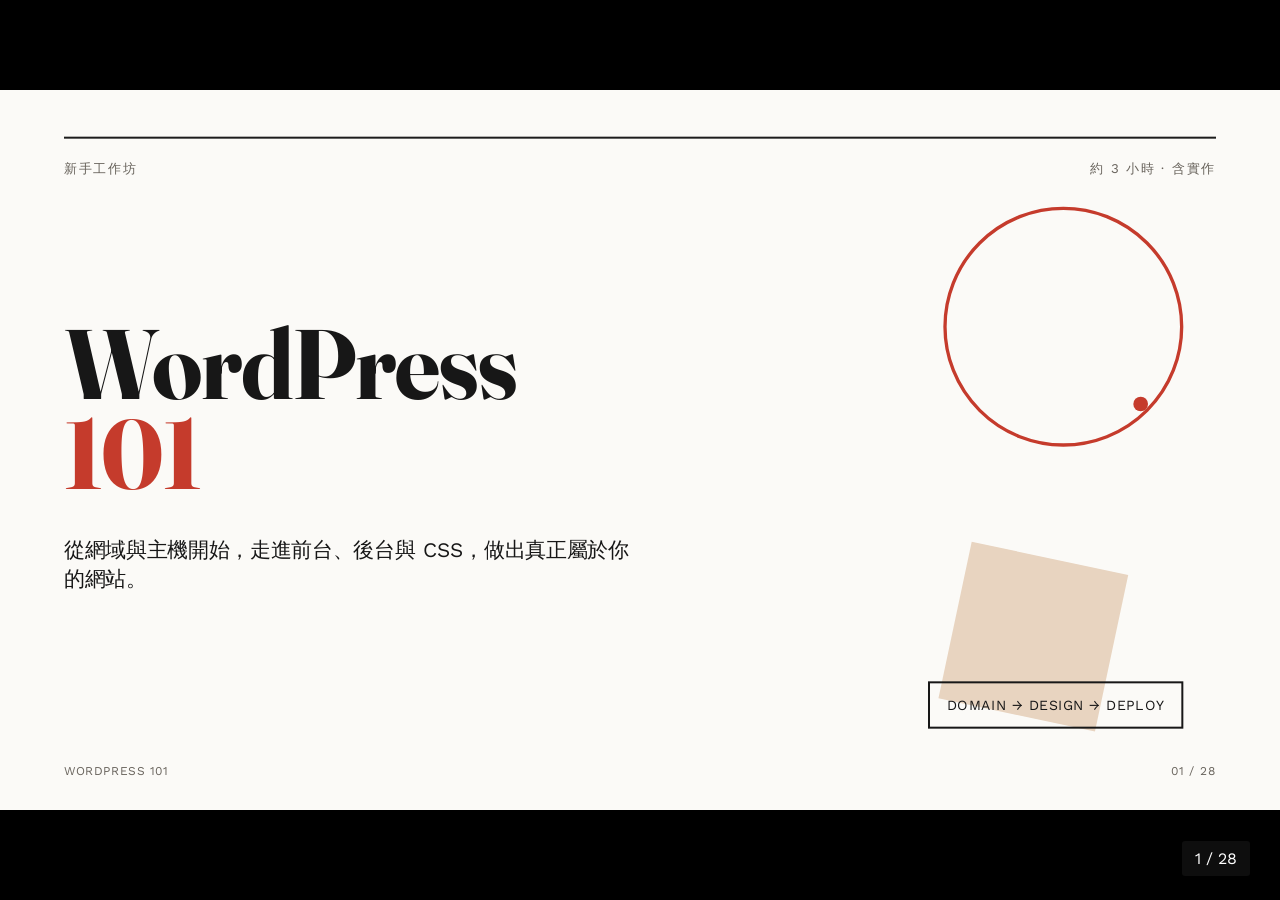
<file: slides/wordpress-101.html>
<!doctype html>
<html lang="zh-Hant">
<head>
  <meta charset="utf-8">
  <meta name="viewport" content="width=device-width, initial-scale=1.0">
  <title>WordPress 101｜新手工作坊</title>
  <link rel="stylesheet" href="https://fonts.googleapis.com/css2?family=Fraunces:wght@600;700;900&family=Work+Sans:wght@400;500;600;700&display=swap">
  <style>
    /* === THEME TOKENS === */
    :root{--cream:#f2eee6;--paper:#fbfaf7;--ink:#171717;--muted:#68635c;--red:#c53b2c;--peach:#e8d4c0;--sage:#cbd6c4;--line:#1c1c1c;--display:'Fraunces',serif;--body:'Work Sans',sans-serif;--ease:cubic-bezier(.16,1,.3,1)}
    *{box-sizing:border-box;margin:0;padding:0}
    /* ===========================================
       FIXED 16:9 STAGE: MANDATORY BASE STYLES
       =========================================== */
    html,body{width:100%;height:100%;margin:0;overflow:hidden;background:var(--stage-bg,#000)}
    .deck-viewport{position:fixed;inset:0;overflow:hidden;background:var(--stage-bg,#000)}
    .deck-stage{position:absolute;left:0;top:0;width:1920px;height:1080px;overflow:hidden;transform-origin:0 0;background:var(--slide-bg,#fff)}
    .slide{position:absolute;inset:0;width:1920px;height:1080px;overflow:hidden;display:block;visibility:hidden;opacity:0;pointer-events:none;background:var(--slide-bg,#fff)}
    .slide.active,.slide.visible{visibility:visible;opacity:1;pointer-events:auto;z-index:1}
    img,video,canvas,svg{max-width:100%;max-height:100%}
    .deck-controls{position:fixed;left:50%;bottom:22px;transform:translateX(-50%);z-index:1000}
    @media print{html,body{width:1920px;height:auto;overflow:visible;background:#fff}.deck-viewport{position:static;overflow:visible;background:#fff}.deck-stage{position:static;width:auto;height:auto;transform:none!important;background:none}.slide{position:relative;display:block!important;visibility:visible!important;opacity:1!important;pointer-events:auto!important;width:1920px;height:1080px;break-after:page;page-break-after:always}.slide:last-child{break-after:auto;page-break-after:auto}.deck-controls{display:none!important}}
    @media(prefers-reduced-motion:reduce){*,*::before,*::after{animation-duration:.01ms!important;transition-duration:.2s!important}}

    /* === GLOBAL LAYOUT === */
    body{font-family:var(--body);color:var(--ink)}
    .slide{padding:78px 96px;background:var(--cream)}
    .slide.paper{background:var(--paper)}
    .slide.dark{background:var(--ink);color:var(--cream);--muted:#c7c0b8}
    .rule{height:3px;background:var(--line);width:100%;margin-bottom:32px}.dark .rule{background:var(--cream)}
    .meta{display:flex;justify-content:space-between;font-size:20px;letter-spacing:2px;text-transform:uppercase;color:var(--muted)}
    .dark .meta{color:#bcb5ad}
    h1,h2,h3{font-family:var(--display);font-weight:700;letter-spacing:-2px}h1{font-size:148px;line-height:.92}h2{font-size:74px;line-height:1.02}h3{font-size:42px;line-height:1.1}
    p,li{font-size:29px;line-height:1.45}small{font-size:20px;color:var(--muted)}
    .accent{color:var(--red)}.eyebrow{font-size:22px;letter-spacing:4px;text-transform:uppercase;color:var(--red);font-weight:700}.kicker{font-size:24px;color:var(--muted);letter-spacing:1px}
    .footer{position:absolute;left:96px;right:96px;bottom:48px;display:flex;justify-content:space-between;color:var(--muted);font-size:18px;letter-spacing:1px}.dark .footer{color:#aaa29a}
    .grid{display:grid;gap:28px}.two{grid-template-columns:1fr 1fr}.three{grid-template-columns:repeat(3,1fr)}
    .card{background:var(--paper);border:2px solid var(--ink);padding:32px}.dark .card{background:#252525;border-color:#807870}.tint{background:var(--peach)}.sage{background:var(--sage)}
    .pill{display:inline-block;border:2px solid currentColor;border-radius:999px;padding:8px 18px;font-size:19px;font-weight:700;letter-spacing:1px}.big-num{font:150px/1 var(--display);color:var(--red);opacity:.9}.line{height:2px;background:var(--ink);margin:22px 0}.dark .line{background:var(--cream)}
    .reveal{opacity:0;transform:translateY(28px);transition:opacity .65s var(--ease),transform .65s var(--ease)}.slide.visible .reveal{opacity:1;transform:translateY(0)}
    .reveal:nth-child(2){transition-delay:.1s}.reveal:nth-child(3){transition-delay:.2s}.reveal:nth-child(4){transition-delay:.3s}.reveal:nth-child(5){transition-delay:.4s}
    .shape-circle{position:absolute;width:360px;height:360px;border:5px solid var(--red);border-radius:50%;right:145px;top:168px}.shape-circle:after{content:'';position:absolute;width:22px;height:22px;background:var(--red);border-radius:50%;right:48px;bottom:48px}.shape-block{position:absolute;width:240px;height:240px;background:var(--peach);right:250px;bottom:140px;transform:rotate(12deg);z-index:0}.z{position:relative;z-index:1}

    /* === SLIDE 01: TITLE === */
    .title-slide{padding-top:70px}.title-slide .title{margin-top:210px;max-width:1000px}.title-slide .subtitle{font-size:31px;max-width:850px;margin-top:54px;line-height:1.4}.stamp{position:absolute;right:145px;bottom:122px;border:3px solid var(--ink);padding:20px 25px;font-size:21px;transform:rotate(-6deg);letter-spacing:1px}.title-slide .shape-circle{top:175px}
    /* === SECTION BEATS === */
    .section-beat{display:flex;align-items:center;justify-content:space-between}.section-beat .beat-copy{width:900px}.section-beat h2{font-size:104px;margin-top:30px}.section-beat .big-num{font-size:280px;margin-right:80px}
    /* === CONTENT SLIDES === */
    .content-head{display:flex;justify-content:space-between;align-items:flex-end;margin-bottom:42px}.content-head h2{max-width:1200px}.content-head .tag{color:var(--red);font-weight:700;font-size:22px;letter-spacing:2px}
    .flow{display:flex;align-items:stretch;gap:0;margin-top:55px}.flow .step{flex:1;padding:28px;border:2px solid var(--ink);border-right:0;min-height:230px}.flow .step:last-child{border-right:2px solid var(--ink)}.flow .step strong{display:block;font:42px var(--display);margin-bottom:16px}.flow .arrow{font-size:45px;align-self:center;margin:0 12px;color:var(--red)}
    .compare{width:100%;border-collapse:collapse;font-size:22px;background:var(--paper);border:2px solid var(--ink)}.compare th,.compare td{padding:18px 20px;text-align:left;border-bottom:1px solid #aaa}.compare th{font-size:24px;background:var(--ink);color:var(--cream)}.compare tr:last-child td{border-bottom:0}.compare .yes{color:#286844;font-weight:700}.compare .note{color:var(--red);font-weight:700}
    .code{font-family:monospace;font-size:28px;line-height:1.65;background:#1b1b1b;color:#f5eee4;padding:30px 34px;border-radius:4px}.code .sel{color:#f2bd6a}.code .prop{color:#9ed0ff}.code .val{color:#b9e38c}.code .comment{color:#8e8e8e}
    .devtools{display:grid;grid-template-columns:1.05fr .95fr;gap:30px;align-items:center}.inspect{border:2px solid var(--ink);background:#fff;padding:28px}.inspect .bar{height:28px;background:#e8e8e8;margin:-28px -28px 22px;padding:5px 12px;color:#555;font:15px monospace}.inspect .row{padding:14px 16px;border-bottom:1px solid #ddd;font:22px monospace}.inspect .row.active{background:#fff3d6;border-left:5px solid var(--red)}
    .checklist{list-style:none}.checklist li{padding:18px 0 18px 52px;border-bottom:1px solid #aaa;position:relative}.checklist li:before{content:'□';position:absolute;left:4px;top:12px;font-size:36px;color:var(--red)}
    .quote{font:64px/1.15 var(--display);max-width:1350px}.quote-mark{font:180px/0.5 var(--display);color:var(--red)}
    .timeline{display:flex;gap:18px;align-items:flex-start;margin-top:60px}.time{flex:1;border-top:5px solid var(--red);padding-top:22px}.time b{font:40px var(--display)}.time p{font-size:24px;margin-top:14px}

    /* === CONTROLS + INLINE EDITING === */
    .progress{position:fixed;right:30px;bottom:24px;z-index:1000;color:#fff;background:rgba(20,20,20,.7);padding:8px 13px;border-radius:3px;font:16px var(--body)}
    .edit-hotzone{position:fixed;top:0;left:0;width:84px;height:84px;z-index:10000;cursor:pointer}.edit-toggle{position:fixed;top:18px;left:18px;z-index:10001;opacity:0;pointer-events:none;border:0;border-radius:4px;background:var(--red);color:#fff;padding:9px 13px;font-weight:700;transition:opacity .3s}.edit-toggle.show,.edit-toggle.active{opacity:1;pointer-events:auto}.editing [contenteditable="true"]{outline:2px dashed var(--red);outline-offset:5px}.edit-hint{position:fixed;top:18px;left:100px;z-index:10001;background:#171717;color:#fff;padding:8px 12px;font:14px var(--body);display:none}.editing .edit-hint{display:block}
  </style>
</head>
<body>
  <div class="deck-viewport">
    <main class="deck-stage" id="deckStage">
      <!-- === 01 OPENING === -->
      <section class="slide title-slide active visible paper"><div class="rule"></div><div class="meta"><span>新手工作坊</span><span>約 3 小時 · 含實作</span></div><div class="shape-circle"></div><div class="shape-block"></div><div class="z title reveal"><h1>WordPress<br><span class="accent">101</span></h1></div><p class="z subtitle reveal">從網域與主機開始，走進前台、後台與 CSS，做出真正屬於你的網站。</p><div class="stamp reveal">DOMAIN → DESIGN → DEPLOY</div><div class="footer"><span>WORDPRESS 101</span><span>01 / 28</span></div></section>
      <section class="slide paper"><div class="content-head"><h2 class="reveal">今天結束時，<span class="accent">你會完成什麼？</span></h2><span class="tag reveal">OUTCOME</span></div><div class="grid three"><div class="card tint reveal"><div class="big-num">01</div><h3>看懂網站</h3><p>知道網域、主機、DNS 與 WordPress 如何連在一起。</p></div><div class="card sage reveal"><div class="big-num">02</div><h3>會用後台</h3><p>建立頁面、管理媒體、選擇佈景主題並設定選單。</p></div><div class="card reveal"><div class="big-num">03</div><h3>能改樣式</h3><p>用 DevTools 找到元素、修改 CSS，再貼回 WordPress。</p></div></div><div class="footer"><span>開場｜10 分鐘</span><span>02 / 28</span></div></section>
      <section class="slide dark section-beat"><div class="beat-copy"><div class="eyebrow reveal">PART 01 · 網路概論</div><h2 class="reveal">先理解<br><span class="accent">網站住在哪裡</span></h2><p class="kicker reveal">網站不是漂在雲端的一張圖片，而是一組被找到、被傳送、被瀏覽的檔案。</p></div><div class="big-num reveal">01</div><div class="footer"><span>網路概論｜25 分鐘</span><span>03 / 28</span></div></section>
      <section class="slide paper"><div class="content-head"><h2 class="reveal">瀏覽器打開網站的瞬間</h2><span class="tag reveal">MENTAL MODEL</span></div><div class="flow"><div class="step tint reveal"><strong>① 輸入網址</strong><p>你在瀏覽器輸入 domain.com。</p></div><div class="arrow reveal">→</div><div class="step sage reveal"><strong>② 找到主機</strong><p>DNS 將網域指向伺服器 IP。</p></div><div class="arrow reveal">→</div><div class="step reveal"><strong>③ 傳回頁面</strong><p>主機送出 WordPress 產生的 HTML、CSS 與圖片。</p></div></div><p class="kicker reveal" style="margin-top:48px">記憶法：網域是地址，主機是房子，WordPress 是房子裡的管理系統。</p><div class="footer"><span>瀏覽器 → DNS → 主機 → 網頁</span><span>04 / 28</span></div></section>
      <section class="slide paper"><div class="content-head"><h2 class="reveal">網域、主機、WordPress</h2><span class="tag reveal">THREE LAYERS</span></div><div class="grid three" style="margin-top:64px"><div class="card reveal"><span class="pill">DOMAIN</span><h3 style="margin-top:30px">網站地址</h3><p>例如：yourname.com。需要註冊，並設定 DNS。</p></div><div class="card tint reveal"><span class="pill">HOSTING</span><h3 style="margin-top:30px">網站空間</h3><p>存放檔案、資料庫與電子郵件的伺服器資源。</p></div><div class="card sage reveal"><span class="pill">WORDPRESS</span><h3 style="margin-top:30px">內容系統</h3><p>讓你不用寫程式，就能管理頁面、文章與設計。</p></div></div><div class="footer"><span>一個網站的三層結構</span><span>05 / 28</span></div></section>
      <section class="slide paper"><div class="content-head"><h2 class="reveal">HTTPS 與基本安全</h2><span class="tag reveal">DO THIS FIRST</span></div><div class="grid two" style="margin-top:60px"><div class="card reveal"><div class="big-num">🔒</div><h3>SSL / HTTPS</h3><p>讓瀏覽器與主機之間的資料加密傳輸。網址列看到鎖頭，訪客更放心。</p></div><div class="card reveal"><h3>新手的 3 個習慣</h3><ul class="checklist" style="margin-top:14px"><li>使用強密碼與雙重驗證</li><li>定期備份網站與資料庫</li><li>更新 WordPress、主題與外掛</li></ul></div></div><div class="footer"><span>操作：畫出你的網站架構圖</span><span>06 / 28</span></div></section>

      <!-- === 02 COMPARISON === -->
      <section class="slide dark section-beat"><div class="beat-copy"><div class="eyebrow reveal">PART 02 · 選擇 WordPress</div><h2 class="reveal">.com 與 .org<br><span class="accent">不是同一件事</span></h2><p class="kicker reveal">先選對環境，後面的自由度、成本與維護方式都會不同。</p></div><div class="big-num reveal">02</div><div class="footer"><span>WordPress.com vs .org｜20 分鐘</span><span>07 / 28</span></div></section>
      <section class="slide paper"><div class="content-head"><h2 class="reveal">一句話分辨</h2><span class="tag reveal">THE SHORT VERSION</span></div><div class="grid two" style="margin-top:75px"><div class="card tint reveal"><span class="pill">WORDPRESS.COM</span><h3 style="margin-top:28px">租用一間已經準備好的店面</h3><p>平台提供主機、管理介面與維護服務；你用帳號登入即可開始。</p></div><div class="card sage reveal"><span class="pill">WORDPRESS.ORG</span><h3 style="margin-top:28px">下載軟體，自己擁有整棟房子</h3><p>WordPress 軟體免費開源；你自行選主機、網域與所有客製化方式。</p></div></div><div class="footer"><span>名稱相似，服務模式不同</span><span>08 / 28</span></div></section>
      <section class="slide paper"><div class="content-head"><h2 class="reveal">核心差異比較</h2><span class="tag reveal">DECISION TABLE</span></div><table class="compare reveal"><thead><tr><th>比較項目</th><th>WordPress.com</th><th>WordPress.org 自架</th></tr></thead><tbody><tr><td>主機</td><td>平台代為提供</td><td class="yes">自己購買與管理</td></tr><tr><td>網域</td><td>平台子網域或綁定自訂網域</td><td class="yes">自己購買與設定</td></tr><tr><td>安裝與維護</td><td>開通帳號即可使用，平台維護較多</td><td>需安裝，自己負責更新、備份與安全</td></tr><tr><td>佈景主題／外掛</td><td class="note">依方案限制</td><td class="yes">可自由安裝與修改</td></tr><tr><td>成本</td><td>依方案訂閱</td><td>主機、網域與維護成本</td></tr><tr><td>適合對象</td><td>想快速開始、不想管理主機</td><td class="yes">想完整控制網站的人</td></tr></tbody></table><div class="footer"><span>不是誰比較好，而是控制權放在哪裡</span><span>09 / 28</span></div></section>
      <section class="slide paper"><div class="content-head"><h2 class="reveal">本工作坊選哪一個？</h2><span class="tag reveal">WHY .ORG</span></div><div class="quote-mark reveal">“</div><p class="quote reveal">因為今天的目標不是「做出一個能看的頁面」，而是讓你知道每一層在哪裡，未來真的能掌控它。</p><div class="grid three" style="margin-top:60px"><div class="card reveal"><h3>完整控制</h3><p>主題、外掛、CSS、資料與搬家自由度最高。</p></div><div class="card reveal"><h3>可擴充</h3><p>從作品集到商店、會員與內容平台都能逐步升級。</p></div><div class="card reveal"><h3>要負責任</h3><p>自由也代表要學會備份、更新與基本安全。</p></div></div><div class="footer"><span>操作：依你的需求做選擇</span><span>10 / 28</span></div></section>

      <!-- === 03 WORDPRESS CORE === -->
      <section class="slide dark section-beat"><div class="beat-copy"><div class="eyebrow reveal">PART 03 · WordPress 基礎</div><h2 class="reveal">先學會<br><span class="accent">後台的語言</span></h2><p class="kicker reveal">核心、內容、佈景主題、外掛：四種東西，組成一個可以長大的網站。</p></div><div class="big-num reveal">03</div><div class="footer"><span>基礎觀念與安裝｜20 分鐘</span><span>11 / 28</span></div></section>
      <section class="slide paper"><div class="content-head"><h2 class="reveal">WordPress 的四個零件</h2><span class="tag reveal">THE STACK</span></div><div class="grid two" style="margin-top:56px"><div class="card tint reveal"><span class="pill">CORE</span><h3 style="margin-top:25px">核心</h3><p>WordPress 本體，提供登入、內容管理與網站運作。</p></div><div class="card sage reveal"><span class="pill">THEME</span><h3 style="margin-top:25px">佈景主題</h3><p>控制網站外觀、版型、字體與色彩。</p></div><div class="card reveal"><span class="pill">PLUGIN</span><h3 style="margin-top:25px">外掛</h3><p>替網站增加表單、SEO、商店等功能。</p></div><div class="card reveal"><span class="pill">CONTENT</span><h3 style="margin-top:25px">內容</h3><p>頁面、文章、圖片與影片，是訪客真正閱讀的東西。</p></div></div><div class="footer"><span>核心不等於外觀，外掛不等於內容</span><span>12 / 28</span></div></section>
      <section class="slide paper"><div class="content-head"><h2 class="reveal">前台 vs. 後台</h2><span class="tag reveal">TWO VIEWS</span></div><div class="grid two" style="margin-top:70px"><div class="card tint reveal"><div class="eyebrow">FRONT-END</div><h3 style="margin-top:22px">訪客看到的網站</h3><p>首頁、文章、選單、按鈕與所有公開內容。</p><div class="line"></div><small>網址：yourdomain.com</small></div><div class="card sage reveal"><div class="eyebrow">BACK-END</div><h3 style="margin-top:22px">你管理網站的地方</h3><p>建立內容、改設計、裝外掛、更新與維護。</p><div class="line"></div><small>網址：yourdomain.com/wp-admin</small></div></div><div class="footer"><span>操作：登入後台，找到儀表板</span><span>13 / 28</span></div></section>
      <section class="slide paper"><div class="content-head"><h2 class="reveal">後台導覽：先找這 6 個地方</h2><span class="tag reveal">DASHBOARD TOUR</span></div><div class="grid three" style="margin-top:54px"><div class="card reveal"><h3>頁面</h3><p>首頁、關於、聯絡方式等固定內容。</p></div><div class="card reveal"><h3>文章</h3><p>部落格、新聞與持續發布的內容。</p></div><div class="card reveal"><h3>媒體庫</h3><p>集中管理圖片、PDF 與影片。</p></div><div class="card reveal"><h3>外觀</h3><p>佈景主題、編輯器、選單與額外 CSS。</p></div><div class="card reveal"><h3>外掛</h3><p>增加功能，但不要為了小功能裝太多。</p></div><div class="card reveal"><h3>設定</h3><p>網站標題、時區、固定網址與閱讀設定。</p></div></div><div class="footer"><span>操作：完成網站標題、時區與固定網址</span><span>14 / 28</span></div></section>
      <section class="slide paper"><div class="content-head"><h2 class="reveal">建立內容的最小單位</h2><span class="tag reveal">GUTENBERG</span></div><div class="flow" style="margin-top:80px"><div class="step reveal"><strong>頁面</strong><p>適合不常變動的核心資訊。</p></div><div class="arrow reveal">+</div><div class="step tint reveal"><strong>區塊</strong><p>標題、段落、圖片、按鈕與欄位。</p></div><div class="arrow reveal">+</div><div class="step sage reveal"><strong>媒體</strong><p>圖片先壓縮，再上傳與加上替代文字。</p></div></div><p class="kicker reveal" style="margin-top:55px">練習：建立「首頁、關於我、聯絡方式」三頁，並讓選單連得起來。</p><div class="footer"><span>操作：建立三個核心頁面</span><span>15 / 28</span></div></section>

      <!-- === BREAK === -->
      <section class="slide dark section-beat"><div class="beat-copy"><div class="eyebrow reveal">BREAK · 10 MINUTES</div><h2 class="reveal">休息一下，<br><span class="accent">回來就開始做</span></h2><p class="kicker reveal">回來後：挑一套佈景主題，讓你的內容有一個家。</p></div><div class="big-num reveal">☕</div><div class="footer"><span>休息｜10 分鐘</span><span>16 / 28</span></div></section>

      <!-- === 04 DESIGN + CSS === -->
      <section class="slide dark section-beat"><div class="beat-copy"><div class="eyebrow reveal">PART 04 · 設計與樣式</div><h2 class="reveal">先讓網站<br><span class="accent">看起來像你</span></h2><p class="kicker reveal">佈景主題決定起跑點，CSS 讓你微調最後 20%。</p></div><div class="big-num reveal">04</div><div class="footer"><span>佈景主題＋CSS｜55 分鐘</span><span>17 / 28</span></div></section>
      <section class="slide paper"><div class="content-head"><h2 class="reveal">佈景主題怎麼選？</h2><span class="tag reveal">THEME CHECKLIST</span></div><div class="grid two" style="margin-top:56px"><div class="card tint reveal"><h3>先看結構</h3><ul class="checklist" style="margin-top:14px"><li>首頁是否接近你的內容需求？</li><li>手機版是否好閱讀？</li><li>選單與頁尾是否容易調整？</li></ul></div><div class="card sage reveal"><h3>再看長期</h3><ul class="checklist" style="margin-top:14px"><li>最近是否仍有更新？</li><li>文件與支援是否清楚？</li><li>不要只因為 Demo 很華麗就選它。</li></ul></div></div><div class="footer"><span>WordPress.com 的主題選擇依方案而定；自架 .org 彈性最高</span><span>18 / 28</span></div></section>
      <section class="slide paper"><div class="content-head"><h2 class="reveal">CSS：用規則描述外觀</h2><span class="tag reveal">READ THIS</span></div><div class="grid two" style="margin-top:55px;align-items:center"><div class="card reveal"><p style="font-size:33px">CSS 的基本句型：</p><div class="line"></div><p style="font:34px monospace">選取器 {<br>&nbsp;&nbsp;屬性: 值;<br>}</p><p class="kicker" style="margin-top:22px">讀法：找到誰，改哪一個外觀，改成什麼。</p></div><pre class="code reveal"><span class="sel">.hero-title</span> {<br>  <span class="prop">color</span>: <span class="val">#c53b2c</span>;<br>  <span class="prop">font-size</span>: <span class="val">56px</span>;<br>  <span class="prop">margin-bottom</span>: <span class="val">24px</span>;<br>}</pre></div><div class="footer"><span>CSS 不會改變內容，只改變呈現</span><span>19 / 28</span></div></section>
      <section class="slide paper"><div class="content-head"><h2 class="reveal">先認得這 6 個屬性</h2><span class="tag reveal">CSS STARTER KIT</span></div><div class="grid three" style="margin-top:54px"><div class="card reveal"><h3>color</h3><p>文字顏色</p><div class="line"></div><code>color: #c53b2c;</code></div><div class="card reveal"><h3>background</h3><p>背景顏色或圖片</p><div class="line"></div><code>background: #f2eee6;</code></div><div class="card reveal"><h3>font-size</h3><p>文字大小</p><div class="line"></div><code>font-size: 32px;</code></div><div class="card tint reveal"><h3>margin</h3><p>元素外部距離</p><div class="line"></div><code>margin: 24px;</code></div><div class="card sage reveal"><h3>padding</h3><p>元素內部距離</p><div class="line"></div><code>padding: 16px;</code></div><div class="card reveal"><h3>border</h3><p>邊框</p><div class="line"></div><code>border: 2px solid;</code></div></div><div class="footer"><span>先改一個值，再觀察結果</span><span>20 / 28</span></div></section>
      <section class="slide paper"><div class="content-head"><h2 class="reveal">DevTools：暫時試穿 CSS</h2><span class="tag reveal">INSPECT → EDIT → COPY</span></div><div class="devtools" style="margin-top:48px"><div class="inspect reveal"><div class="bar">Elements · Styles · Computed</div><div class="row">&lt;h1 class="hero-title"&gt;</div><div class="row active">.hero-title { color: #c53b2c; }</div><div class="row">font-size: 56px;</div><div class="row">margin-bottom: 24px;</div></div><div class="card tint reveal"><div class="big-num">01</div><h3>右鍵 → 檢查</h3><p>找到畫面上對應的元素，先在 Styles 面板直接改值。</p><div class="line"></div><div class="big-num">02</div><h3>確認選取器</h3><p>看懂 class 名稱，知道這條規則會影響誰。</p></div></div><div class="footer"><span>DevTools 的修改只在你的瀏覽器暫時生效</span><span>21 / 28</span></div></section>
      <section class="slide paper"><div class="content-head"><h2 class="reveal">把修改貼回 WordPress</h2><span class="tag reveal">MAKE IT STICK</span></div><div class="grid two" style="margin-top:52px;align-items:center"><div class="card sage reveal"><div class="eyebrow">APPEARANCE → CUSTOMIZE</div><h3 style="margin-top:22px">額外 CSS</h3><p>把確認過的規則貼到「額外 CSS」，預覽、儲存、重新整理前台。</p></div><div class="card reveal"><h3>注意 3 件事</h3><ul class="checklist" style="margin-top:12px"><li>選取器要夠精準，避免誤傷其他區塊。</li><li>必要時用 <code>!important</code>，但不要濫用。</li><li>佈景主題更新後，重新檢查自訂樣式。</li></ul></div></div><pre class="code reveal" style="margin-top:45px"><span class="comment">/* 你的品牌按鈕 */</span><br><span class="sel">.wp-block-button__link</span> { <span class="prop">background</span>: <span class="val">#c53b2c</span>; <span class="prop">border-radius</span>: <span class="val">999px</span>; }</pre><div class="footer"><span>操作：DevTools 修改 → 複製 CSS → 貼回 WordPress</span><span>22 / 28</span></div></section>

      <!-- === 05 BUILD === -->
      <section class="slide dark section-beat"><div class="beat-copy"><div class="eyebrow reveal">PART 05 · BUILD YOUR SITE</div><h2 class="reveal">現在換你，<br><span class="accent">做一個網站</span></h2><p class="kicker reveal">選一個你真的想完成的主題：個人、作品集、品牌、活動或服務。</p></div><div class="big-num reveal">05</div><div class="footer"><span>自由實作｜35 分鐘</span><span>23 / 28</span></div></section>
      <section class="slide paper"><div class="content-head"><h2 class="reveal">你的首頁，先回答 3 個問題</h2><span class="tag reveal">CONTENT FIRST</span></div><div class="grid three" style="margin-top:72px"><div class="card tint reveal"><div class="big-num">01</div><h3>你是誰？</h3><p>一句話說明個人、品牌或組織。</p></div><div class="card sage reveal"><div class="big-num">02</div><h3>你提供什麼？</h3><p>列出服務、作品或訪客能得到的價值。</p></div><div class="card reveal"><div class="big-num">03</div><h3>下一步是什麼？</h3><p>讓訪客知道要聯絡、預約、購買或繼續閱讀。</p></div></div><div class="footer"><span>先寫內容，再調整外觀</span><span>24 / 28</span></div></section>
      <section class="slide paper"><div class="content-head"><h2 class="reveal">35 分鐘實作路線</h2><span class="tag reveal">WORKSHOP SPRINT</span></div><div class="timeline"><div class="time reveal"><b>05′</b><p>選主題與首頁版型</p></div><div class="time reveal"><b>10′</b><p>填入標題、介紹與圖片</p></div><div class="time reveal"><b>10′</b><p>加入按鈕、選單與頁尾</p></div><div class="time reveal"><b>10′</b><p>用 DevTools 微調 CSS</p></div><div class="time reveal"><b>05′</b><p>手機版與連結檢查</p></div></div><div class="card tint reveal" style="margin-top:82px"><h3>卡住時的順序</h3><p>先確認內容 → 再確認區塊 → 再確認佈景主題 → 最後才改 CSS。</p></div><div class="footer"><span>講師示範一次，學員同步完成</span><span>25 / 28</span></div></section>
      <section class="slide paper"><div class="content-head"><h2 class="reveal">發布前檢查清單</h2><span class="tag reveal">SHIP IT</span></div><div class="grid two" style="margin-top:40px"><div class="card reveal"><ul class="checklist"><li>首頁標題與介紹清楚</li><li>桌面版與手機版都能閱讀</li><li>圖片有替代文字且載入不過大</li><li>選單、按鈕與外部連結可用</li></ul></div><div class="card tint reveal"><ul class="checklist"><li>網站已開啟 HTTPS</li><li>已做一次備份</li><li>WordPress、主題、外掛已更新</li><li>請朋友用手機實際點一次</li></ul></div></div><div class="footer"><span>完成不是按下發布，而是訪客走得完流程</span><span>26 / 28</span></div></section>

      <!-- === 06 CLOSE === -->
      <section class="slide dark section-beat"><div class="beat-copy"><div class="eyebrow reveal">PART 06 · KEEP GOING</div><h2 class="reveal">網站上線後，<br><span class="accent">學習才開始</span></h2><p class="kicker reveal">下一步可以是 SEO、表單、速度最佳化、分析工具與更完整的內容策略。</p></div><div class="big-num reveal">06</div><div class="footer"><span>發布與維護｜15 分鐘</span><span>27 / 28</span></div></section>
      <section class="slide title-slide paper"><div class="rule"></div><div class="meta"><span>WORDPRESS 101</span><span>THANK YOU</span></div><div class="shape-circle"></div><div class="z title reveal"><h1>你已經知道<br><span class="accent">下一步</span></h1></div><p class="z subtitle reveal">持續更新內容，保護你的網站，讓它慢慢長成真正屬於你的數位空間。</p><div class="stamp reveal">BUILD · LEARN · SHARE</div><div class="footer"><span>課後練習：一週內完成一個新頁面</span><span>28 / 28</span></div></section>
    </main>
  </div>
  <div class="progress" id="progress" aria-live="polite">1 / 28</div>
  <div class="edit-hotzone" aria-label="開啟編輯模式"></div><button class="edit-toggle" id="editToggle" title="Edit mode (E)">✎ 編輯</button><div class="edit-hint">編輯模式：點選文字修改，Ctrl+S 儲存</div>
  <script>
    /* === PRESENTATION CONTROLLER === */
    class SlidePresentation{
      constructor(){this.slides=[...document.querySelectorAll('.slide')];this.index=0;this.stage=document.getElementById('deckStage');this.progress=document.getElementById('progress');this.scale();window.addEventListener('resize',()=>this.scale());this.keys();this.touch();this.wheel();this.show(0)}
      scale(){const f=Math.min(innerWidth/1920,innerHeight/1080),x=(innerWidth-1920*f)/2,y=(innerHeight-1080*f)/2;this.stage.style.transform=`translate(${x}px,${y}px) scale(${f})`}
      show(i){this.index=Math.max(0,Math.min(i,this.slides.length-1));this.slides.forEach((s,n)=>{s.classList.toggle('active',n===this.index);s.classList.toggle('visible',n===this.index)});this.progress.textContent=`${this.index+1} / ${this.slides.length}`;history.replaceState(null,'',`#${this.index+1}`)}
      next(){this.show(this.index+1)}prev(){this.show(this.index-1)}
      keys(){document.addEventListener('keydown',e=>{if(e.target.isContentEditable)return;if(['ArrowRight','ArrowDown','PageDown',' '].includes(e.key)){e.preventDefault();this.next()}if(['ArrowLeft','ArrowUp','PageUp'].includes(e.key)){e.preventDefault();this.prev()}if(e.key==='Home')this.show(0);if(e.key==='End')this.show(this.slides.length-1)})}
      touch(){let x=0;document.addEventListener('touchstart',e=>x=e.changedTouches[0].screenX,{passive:true});document.addEventListener('touchend',e=>{const d=e.changedTouches[0].screenX-x;if(Math.abs(d)>45)d<0?this.next():this.prev()},{passive:true})}
      wheel(){let lock=false;document.addEventListener('wheel',e=>{if(lock)return;lock=true;e.deltaY>0?this.next():this.prev();setTimeout(()=>lock=false,550)},{passive:true})}
    }
    const deck=new SlidePresentation();
    /* === INLINE EDITOR === */
    const editor={isActive:false,toggle(){this.isActive=!this.isActive;document.body.classList.toggle('editing',this.isActive);document.getElementById('editToggle').classList.toggle('active',this.isActive);document.querySelectorAll('.slide h1,.slide h2,.slide h3,.slide p,.slide small,.slide li,.slide .eyebrow,.slide .tag,.slide .pill,.slide .stamp,.slide .meta span').forEach(el=>el.contentEditable=this.isActive)},save(){localStorage.setItem('wordpress101-edits',document.querySelector('.deck-stage').innerHTML);alert('已儲存本機編輯內容')}};
    document.getElementById('editToggle').addEventListener('click',()=>editor.toggle());
    const hot=document.querySelector('.edit-hotzone'),btn=document.getElementById('editToggle');let hide;
    hot.addEventListener('mouseenter',()=>{clearTimeout(hide);btn.classList.add('show')});hot.addEventListener('mouseleave',()=>{hide=setTimeout(()=>{if(!editor.isActive)btn.classList.remove('show')},400)});btn.addEventListener('mouseenter',()=>clearTimeout(hide));btn.addEventListener('mouseleave',()=>{hide=setTimeout(()=>{if(!editor.isActive)btn.classList.remove('show')},400)});hot.addEventListener('click',()=>editor.toggle());
    document.addEventListener('keydown',e=>{if((e.key==='e'||e.key==='E')&&!e.target.isContentEditable)editor.toggle();if((e.ctrlKey||e.metaKey)&&e.key==='s'&&editor.isActive){e.preventDefault();editor.save()}});
  </script>
</body>
</html>
</file>
<file: style.css>
/* ===== tokens ===== */
:root{
  --bg:#06080f;
  --bg-2:#0a0e1a;
  --panel:rgba(255,255,255,.035);
  --line:rgba(255,255,255,.10);
  --line-2:rgba(255,255,255,.18);
  --fg:#e8ecf5;
  --fg-dim:#98a3bb;
  --fg-mute:#6d7891;
  --acc:#7ee4c3;
  --acc-2:#5aa8ff;
  --acc-3:#b98cff;
  --glow:0 0 60px rgba(126,228,195,.20);
  --sans:"Noto Sans TC",-apple-system,BlinkMacSystemFont,"Segoe UI","PingFang TC","Microsoft JhengHei",sans-serif;
  --mono:"JetBrains Mono",ui-monospace,SFMono-Regular,Menlo,monospace;
  --wrap:1160px;
  --ease:cubic-bezier(.22,.9,.24,1);
}

*,*::before,*::after{box-sizing:border-box}
html{scroll-behavior:smooth;-webkit-text-size-adjust:100%}
body{
  margin:0;background:var(--bg);color:var(--fg);
  font-family:var(--sans);font-weight:400;line-height:1.75;
  overflow-x:hidden;-webkit-font-smoothing:antialiased;
}
img{max-width:100%;display:block}
a{color:inherit;text-decoration:none}
h1,h2,h3{line-height:1.25;margin:0;letter-spacing:-.02em;font-weight:900}
p{margin:0 0 1em}
::selection{background:rgba(126,228,195,.28)}

.wrap{width:min(100% - 44px,var(--wrap));margin-inline:auto}

/* ===== 背景：網格 canvas + 極光 + 游標光暈 ===== */
#bg-grid{position:fixed;inset:0;width:100%;height:100%;z-index:0;opacity:.55;pointer-events:none}
body::before{
  content:"";position:fixed;inset:-20% -10% auto -10%;height:70vh;z-index:0;pointer-events:none;
  background:
    radial-gradient(60% 60% at 20% 20%,rgba(90,168,255,.16),transparent 70%),
    radial-gradient(50% 50% at 80% 10%,rgba(185,140,255,.13),transparent 70%),
    radial-gradient(45% 45% at 55% 40%,rgba(126,228,195,.12),transparent 70%);
  filter:blur(20px);animation:drift 22s var(--ease) infinite alternate;
}
@keyframes drift{to{transform:translate3d(-4%,3%,0) scale(1.12)}}
.spotlight{
  position:fixed;top:0;left:0;width:520px;height:520px;margin:-260px 0 0 -260px;z-index:1;
  border-radius:50%;pointer-events:none;opacity:0;transition:opacity .5s;
  background:radial-gradient(circle,rgba(126,228,195,.10),transparent 62%);
  transform:translate3d(-999px,-999px,0);
}
body.has-cursor .spotlight{opacity:1}
main,.nav,.foot{position:relative;z-index:2}

/* ===== nav ===== */
.nav{
  position:sticky;top:0;z-index:50;display:flex;align-items:center;justify-content:space-between;
  gap:20px;padding:16px max(22px,calc((100vw - var(--wrap))/2));
  transition:background .35s,border-color .35s,backdrop-filter .35s;
  border-bottom:1px solid transparent;
}
.nav.stuck{background:rgba(6,8,15,.72);backdrop-filter:blur(14px);border-bottom-color:var(--line)}
.nav-brand{font-weight:700;letter-spacing:.02em;display:flex;align-items:center;gap:9px;font-size:15px}
.nav-brand .dot{width:8px;height:8px;border-radius:50%;background:var(--acc);box-shadow:0 0 14px var(--acc);animation:pulse 2.6s infinite}
@keyframes pulse{50%{opacity:.35;transform:scale(.8)}}
.nav-links{display:flex;align-items:center;gap:26px;font-size:14px;color:var(--fg-dim)}
.nav-links a{position:relative;transition:color .25s}
.nav-links a:not(.nav-cta)::after{
  content:"";position:absolute;left:0;right:100%;bottom:-6px;height:1px;background:var(--acc);
  transition:right .35s var(--ease);
}
.nav-links a:hover{color:var(--fg)}
.nav-links a:not(.nav-cta):hover::after{right:0}
.nav-cta{
  padding:8px 17px;border:1px solid var(--line-2);border-radius:999px;color:var(--fg);
  transition:border-color .3s,box-shadow .3s,transform .3s,background .3s;
}
.nav-cta:hover{border-color:var(--acc);box-shadow:var(--glow);transform:translateY(-1px);background:rgba(126,228,195,.06)}

/* ===== hero ===== */
.hero{position:relative;padding:clamp(70px,13vh,130px) 0 clamp(80px,12vh,120px);min-height:88vh;display:flex;align-items:center}
.hero-inner{width:min(100% - 44px,var(--wrap));margin-inline:auto}
.eyebrow{font-family:var(--mono);font-size:12.5px;letter-spacing:.22em;text-transform:uppercase;color:var(--fg-mute);margin-bottom:26px}
.eyebrow .x{color:var(--acc)}
h1{font-size:clamp(34px,6.4vw,74px);letter-spacing:-.035em;margin-bottom:26px}
.grad{
  background:linear-gradient(100deg,var(--acc) 0%,var(--acc-2) 46%,var(--acc-3) 100%);
  -webkit-background-clip:text;background-clip:text;color:transparent;
  background-size:200% 100%;animation:sweep 8s linear infinite;
}
@keyframes sweep{to{background-position:200% 0}}
.hero-lead{font-size:clamp(15px,1.7vw,18.5px);color:var(--fg-dim);max-width:62ch;margin-bottom:38px}
.hero-cta{display:flex;flex-wrap:wrap;gap:14px;margin-bottom:64px}

.btn{
  display:inline-flex;align-items:center;justify-content:center;gap:10px;
  padding:14px 30px;border-radius:999px;font-weight:700;font-size:15px;
  border:1px solid var(--line-2);position:relative;overflow:hidden;
  transition:transform .35s var(--ease),box-shadow .35s,border-color .35s,color .3s;
  will-change:transform;
}
.btn.big{padding:18px 46px;font-size:17px}
.btn-primary{background:linear-gradient(100deg,var(--acc),var(--acc-2));color:#04121c;border-color:transparent}
.btn-primary{isolation:isolate}
.btn-primary::after{
  content:"";position:absolute;inset:0;z-index:-1;
  background:linear-gradient(100deg,var(--acc-2),var(--acc-3));
  opacity:0;transition:opacity .4s;
}
.btn-primary:hover::after{opacity:1}
.btn-primary:hover{box-shadow:0 14px 44px rgba(126,228,195,.30);transform:translateY(-2px)}
.btn-ghost{color:var(--fg-dim)}
.btn-ghost:hover{color:var(--fg);border-color:var(--acc);box-shadow:var(--glow);transform:translateY(-2px)}

.stats{display:flex;flex-wrap:wrap;gap:14px 54px;margin:0;padding-top:30px;border-top:1px solid var(--line)}
.stat dt{font-size:clamp(21px,2.6vw,30px);font-weight:900;letter-spacing:-.02em;color:var(--fg);font-family:var(--mono)}
.stat dt small{font-size:.5em;font-weight:400;color:var(--fg-dim);font-family:var(--sans)}
.stat dt .plus{color:var(--acc)}
.stat dd{margin:2px 0 0;font-size:13.5px;color:var(--fg-mute);letter-spacing:.04em}

.scroll-hint{position:absolute;left:50%;bottom:26px;width:1px;height:52px;background:var(--line);overflow:hidden}
.scroll-hint span{position:absolute;inset:0;background:var(--acc);animation:trail 2.4s var(--ease) infinite}
@keyframes trail{0%{transform:translateY(-100%)}60%,100%{transform:translateY(100%)}}

/* ===== sections ===== */
.sec{padding:clamp(80px,12vh,140px) 0;position:relative}
.sec + .sec{border-top:1px solid var(--line)}
.kicker{font-family:var(--mono);font-size:12.5px;letter-spacing:.2em;text-transform:uppercase;color:var(--fg-mute);display:flex;align-items:center;gap:14px;margin-bottom:22px}
.kicker i{font-style:normal;color:var(--acc)}
.kicker::after{content:"";flex:1;height:1px;background:linear-gradient(90deg,var(--line),transparent)}
.sec-title{font-size:clamp(27px,4.2vw,46px);margin-bottom:16px}
.sec-title.big{font-size:clamp(32px,6vw,66px)}
.sec-lead{color:var(--fg-dim);max-width:56ch;font-size:16.5px;margin-bottom:44px}

/* 關於我 */
.about-grid{display:grid;grid-template-columns:380px 1fr;gap:60px;align-items:start}
.about-photo{position:relative}
.about-photo img{width:100%;aspect-ratio:1;object-fit:cover;border-radius:26px;border:1px solid var(--line-2);filter:saturate(.92) contrast(1.04)}
.about-photo .frame{position:absolute;inset:16px -16px -16px 16px;border:1px solid rgba(126,228,195,.34);border-radius:26px;z-index:-1;transition:inset .5s var(--ease)}
.about-photo:hover .frame{inset:22px -22px -22px 22px}
.about-body h2{font-size:clamp(26px,3.4vw,38px);margin-bottom:6px}
.about-body h2 .zh{color:var(--fg-dim);font-weight:400;font-size:.78em;letter-spacing:.02em}
.about-body .lead{font-size:18px;color:var(--acc);margin:14px 0 22px;font-weight:500}
.about-body p{color:var(--fg-dim);max-width:60ch}
blockquote{
  margin:28px 0;padding:18px 24px;border-left:2px solid var(--acc);
  background:var(--panel);border-radius:0 14px 14px 0;color:var(--fg);font-size:15.5px;
}
.tags{display:flex;flex-wrap:wrap;gap:9px;list-style:none;padding:0;margin:24px 0 0}
.tags li{
  font-family:var(--mono);font-size:12px;padding:6px 13px;border:1px solid var(--line);
  border-radius:999px;color:var(--fg-dim);transition:border-color .3s,color .3s,transform .3s;
}
.tags li:hover{border-color:var(--acc);color:var(--acc);transform:translateY(-2px)}

/* 服務卡片 */
.cards{display:grid;grid-template-columns:repeat(auto-fit,minmax(290px,1fr));gap:20px;margin-top:44px}
.card{
  position:relative;padding:34px 30px 30px;border:1px solid var(--line);border-radius:20px;
  background:var(--panel);overflow:hidden;
  transition:transform .45s var(--ease),border-color .4s,background .4s;
}
.card::before{
  content:"";position:absolute;inset:0;opacity:0;transition:opacity .45s;pointer-events:none;
  background:radial-gradient(420px circle at var(--mx,50%) var(--my,0%),rgba(126,228,195,.13),transparent 62%);
}
.card:hover{transform:translateY(-6px);border-color:var(--line-2);background:rgba(255,255,255,.055)}
.card:hover::before{opacity:1}
.card-no{font-family:var(--mono);font-size:12px;color:var(--acc);letter-spacing:.2em;display:block;margin-bottom:16px}
.card h3{font-size:19.5px;margin-bottom:12px;font-weight:700}
.card p{color:var(--fg-dim);font-size:14.8px;margin:0}

/* 信任證明 */
.proof-grid{display:grid;grid-template-columns:repeat(auto-fit,minmax(280px,1fr));gap:20px}
.proof-block{padding:32px 28px;border:1px solid var(--line);border-radius:20px;background:var(--panel);transition:border-color .4s,transform .45s var(--ease)}
.proof-block:hover{border-color:rgba(126,228,195,.4);transform:translateY(-4px)}
.proof-block h3{font-size:15px;letter-spacing:.14em;text-transform:uppercase;font-family:var(--mono);color:var(--fg-mute);font-weight:400;margin-bottom:20px}
.proof-list{list-style:none;padding:0;margin:0 0 18px}
.proof-list li{padding:11px 0;border-bottom:1px solid var(--line);font-size:15.5px;font-weight:500}
.proof-list li:last-child{border-bottom:0}
.proof-list.links a{display:inline-flex;align-items:center;gap:8px;transition:color .25s}
.proof-list.links a::after{content:"↗";font-size:12px;color:var(--acc);transition:transform .3s}
.proof-list.links a:hover{color:var(--acc)}
.proof-list.links a:hover::after{transform:translate(3px,-3px)}
.proof-note{font-size:13.5px;color:var(--fg-mute);margin:0}

/* FAQ */
.faq{display:grid;gap:12px;margin-top:44px;max-width:900px}
.faq details{border:1px solid var(--line);border-radius:16px;background:var(--panel);overflow:hidden;transition:border-color .35s,background .35s}
.faq details[open]{border-color:rgba(126,228,195,.36);background:rgba(255,255,255,.055)}
.faq summary{
  list-style:none;cursor:pointer;padding:21px 58px 21px 26px;font-weight:700;font-size:16.5px;
  position:relative;transition:color .25s;
}
.faq summary::-webkit-details-marker{display:none}
.faq summary::after{
  content:"";position:absolute;right:26px;top:50%;width:11px;height:11px;margin-top:-6px;
  border-right:2px solid var(--acc);border-bottom:2px solid var(--acc);
  transform:rotate(45deg);transition:transform .35s var(--ease);
}
.faq details[open] summary::after{transform:rotate(-135deg)}
.faq summary:hover{color:var(--acc)}
.faq details p{padding:0 26px 24px;margin:0;color:var(--fg-dim);font-size:15px;max-width:74ch}

/* 聯絡 */
.contact{text-align:center}
.contact .kicker{justify-content:center}
.contact .kicker::after{display:none}
.contact .sec-lead{margin-inline:auto;margin-bottom:38px}
.contact-cta{margin-bottom:34px}
.contact-links{display:flex;justify-content:center;flex-wrap:wrap;gap:12px 30px;list-style:none;padding:0;margin:0;font-size:14.5px;color:var(--fg-dim)}
.contact-links a{position:relative;transition:color .25s}
.contact-links a:hover{color:var(--acc)}
.contact-links a::after{content:"";position:absolute;left:0;right:100%;bottom:-5px;height:1px;background:var(--acc);transition:right .35s var(--ease)}
.contact-links a:hover::after{right:0}

/* footer */
.foot{border-top:1px solid var(--line);padding:30px 0}
.foot-inner{display:flex;justify-content:space-between;flex-wrap:wrap;gap:10px;font-size:13px;color:var(--fg-mute)}
.foot-tag{font-family:var(--mono);letter-spacing:.1em}

/* ===== 進場動畫 ===== */
.reveal{opacity:0;transform:translateY(26px);transition:opacity .8s var(--ease),transform .8s var(--ease)}
.reveal.in{opacity:1;transform:none}

/* ===== RWD ===== */
@media (max-width:900px){
  .about-grid{grid-template-columns:1fr;gap:40px}
  .about-photo{max-width:330px}
  .nav-links a:not(.nav-cta){display:none}
}
@media (max-width:600px){
  .hero{min-height:auto;padding-top:48px}
  .stats{gap:20px 34px}
  .hero-cta .btn{width:100%}
  .scroll-hint{display:none}
  .faq summary{padding:18px 48px 18px 20px;font-size:15.5px}
  .faq details p{padding:0 20px 20px}
}

/* ===== 尊重減少動態 ===== */
@media (prefers-reduced-motion:reduce){
  *,*::before,*::after{animation:none!important;transition-duration:.01ms!important}
  .reveal{opacity:1;transform:none}
  #bg-grid,.spotlight{display:none}
  html{scroll-behavior:auto}
}

/* ===== 作品集 ===== */
.portfolio-grid{display:grid;grid-template-columns:repeat(3,minmax(0,1fr));gap:20px;margin-bottom:30px}
.portfolio-card{display:flex;flex-direction:column;min-height:270px}
.portfolio-card .card-no{line-height:1.8;letter-spacing:.06em}
.portfolio-card h3 a{display:flex;justify-content:space-between;gap:14px;align-items:baseline}
.portfolio-card h3 a span{color:var(--acc);font-size:20px;transition:transform .25s}
.portfolio-card h3 a:hover{color:var(--acc)}
.portfolio-card h3 a:hover span{transform:translate(3px,-3px)}
.portfolio-domain{margin-top:auto;padding-top:24px;font:12px var(--mono);color:var(--fg-mute);overflow-wrap:anywhere}
.portfolio-more{border:1px solid var(--line);border-radius:16px;background:var(--panel);margin-top:14px;padding:0 26px}
.portfolio-more summary{cursor:pointer;padding:22px 0;font-weight:700;color:var(--fg-dim)}
.portfolio-more[open] summary,.portfolio-more summary:hover{color:var(--acc)}
.portfolio-more>p{font-size:14px;color:var(--fg-mute)}
.portfolio-list{list-style:none;padding:0 0 12px;margin:0;display:grid;grid-template-columns:1fr 1fr;gap:0 30px}
.portfolio-list li{padding:18px 0;border-top:1px solid var(--line);font-size:14px;color:var(--fg-dim);overflow-wrap:anywhere}
.portfolio-list a:hover,.portfolio-brands a:hover,.portfolio-source a:hover{color:var(--acc)}
.portfolio-list a span{color:var(--acc)}
.portfolio-brands{display:flex;flex-wrap:wrap;gap:10px;padding-bottom:26px}
.portfolio-brands a{padding:10px 14px;border:1px solid var(--line);border-radius:10px;font:12px var(--mono);overflow-wrap:anywhere;max-width:100%}
.portfolio-source{font-size:12px;color:var(--fg-mute);line-height:1.8;margin-top:22px}
.portfolio-source a{color:var(--fg-dim);text-decoration:underline;text-underline-offset:4px}
#portfolio a:focus-visible,#portfolio summary:focus-visible{outline:2px solid var(--acc);outline-offset:5px}
@media(max-width:1050px){.portfolio-grid{grid-template-columns:repeat(2,minmax(0,1fr))}}
@media(max-width:600px){.portfolio-grid,.portfolio-list{grid-template-columns:1fr}.portfolio-card{min-height:0}.portfolio-more{padding:0 20px}}
</file>
